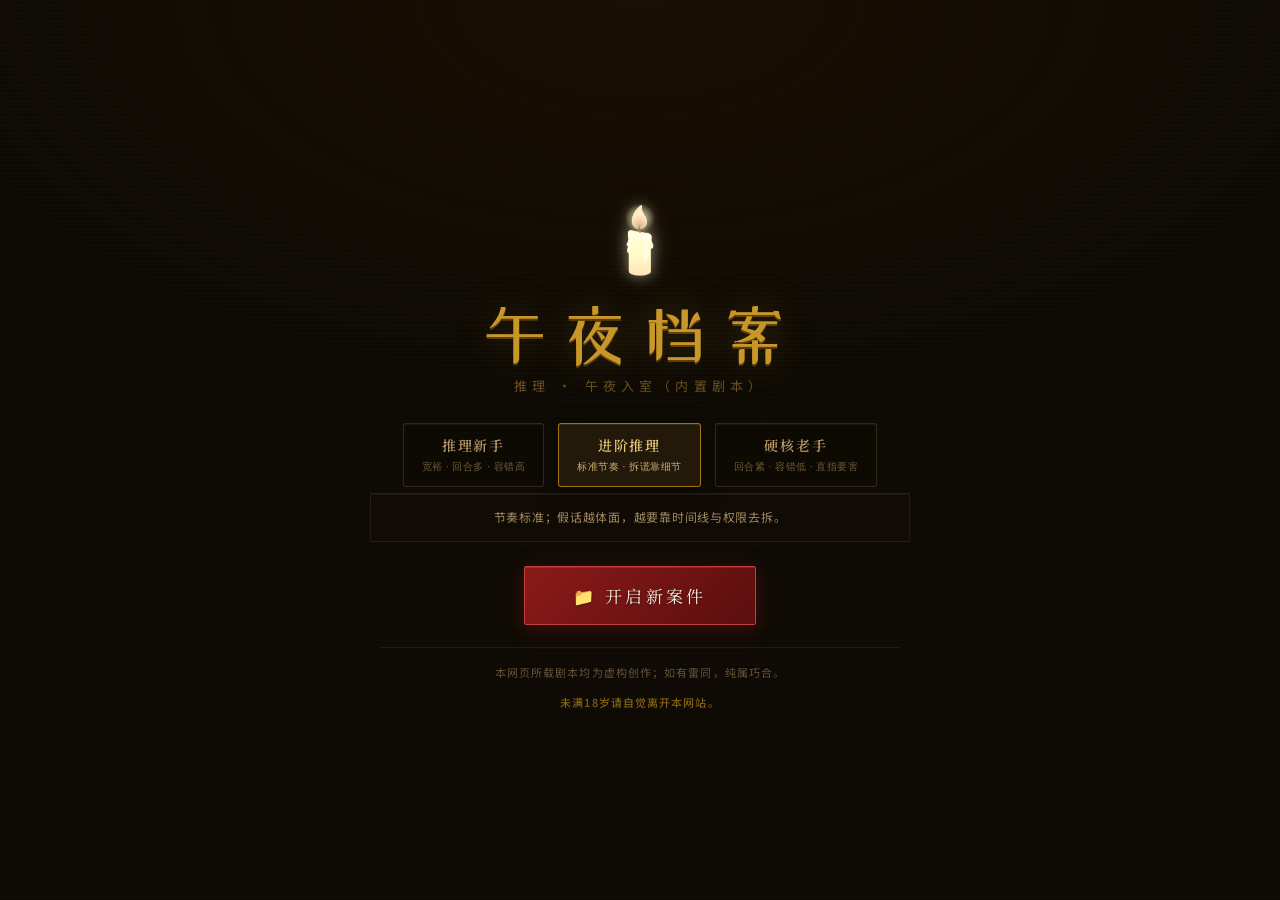
<file: index.html>
<!DOCTYPE html>
<html lang="zh">
<head>
  <meta charset="UTF-8" />
  <meta name="viewport" content="width=device-width, initial-scale=1.0" />
  <title>午夜档案 · 剧本杀</title>
  <link href="https://fonts.googleapis.com/css2?family=Noto+Serif+SC:wght@400;600;700&family=ZCOOL+XiaoWei&family=Noto+Sans+SC:wght@300;400;500&display=swap" rel="stylesheet">
  <link rel="stylesheet" href="./assets/app.css" />
</head>
<body>
  <div id="app">
    <div id="screen-title">
      <span class="title-emblem">🕯️</span>
      <div class="title-main">午夜档案</div>
      <div class="title-sub">推理 · 午夜入室（内置剧本）</div>
      <div class="difficulty-row">
        <button class="diff-btn" type="button" data-diff="easy">
          <span class="diff-btn-main">推理新手</span>
          <span class="diff-btn-sub">宽裕 · 回合多 · 容错高</span>
        </button>
        <button class="diff-btn active" type="button" data-diff="normal">
          <span class="diff-btn-main">进阶推理</span>
          <span class="diff-btn-sub">标准节奏 · 拆谎靠细节</span>
        </button>
        <button class="diff-btn" type="button" data-diff="hard">
          <span class="diff-btn-main">硬核老手</span>
          <span class="diff-btn-sub">回合紧 · 容错低 · 直指要害</span>
        </button>
      </div>
      <p class="diff-blurb" id="diff-blurb"></p>
      <button class="btn-start" id="btn-start">📁 开启新案件</button>
      <div class="title-disclaimer">
        <p>本网页所载剧本均为虚构创作；如有雷同，纯属巧合。</p>
        <p class="title-disclaimer-age">未满18岁请自觉离开本网站。</p>
      </div>
    </div>
  </div>

  <script type="module">
    import { DIFF_SETTINGS } from './assets/app.js';

    const state = {
      difficulty: 'normal',
      maxTurns: DIFF_SETTINGS.normal.turns
    };

    function setDiff(el, diff) {
      document.querySelectorAll('.diff-btn').forEach(b => b.classList.remove('active'));
      el.classList.add('active');
      state.difficulty = diff;
      state.maxTurns = DIFF_SETTINGS[diff].turns;
      localStorage.setItem('midnight_diff', diff);
      const blurb = document.getElementById('diff-blurb');
      if (blurb) blurb.textContent = DIFF_SETTINGS[diff]?.shortHint || '';
    }

    const saved = localStorage.getItem('midnight_diff');
    const diffKey = saved && DIFF_SETTINGS[saved] ? saved : 'normal';
    localStorage.setItem('midnight_diff', diffKey);
    const initBtn = document.querySelector(`.diff-btn[data-diff="${diffKey}"]`);
    if (initBtn) setDiff(initBtn, diffKey);

    document.querySelectorAll('.diff-btn').forEach(b => {
      b.addEventListener('click', () => setDiff(b, b.dataset.diff));
    });

    document.getElementById('btn-start').addEventListener('click', () => {
      const diff = localStorage.getItem('midnight_diff') || state.difficulty;
      const url = new URL('./select.html', window.location.href);
      url.searchParams.set('diff', diff);
      window.location.href = url.toString();
    });
  </script>
</body>
</html>
</file>
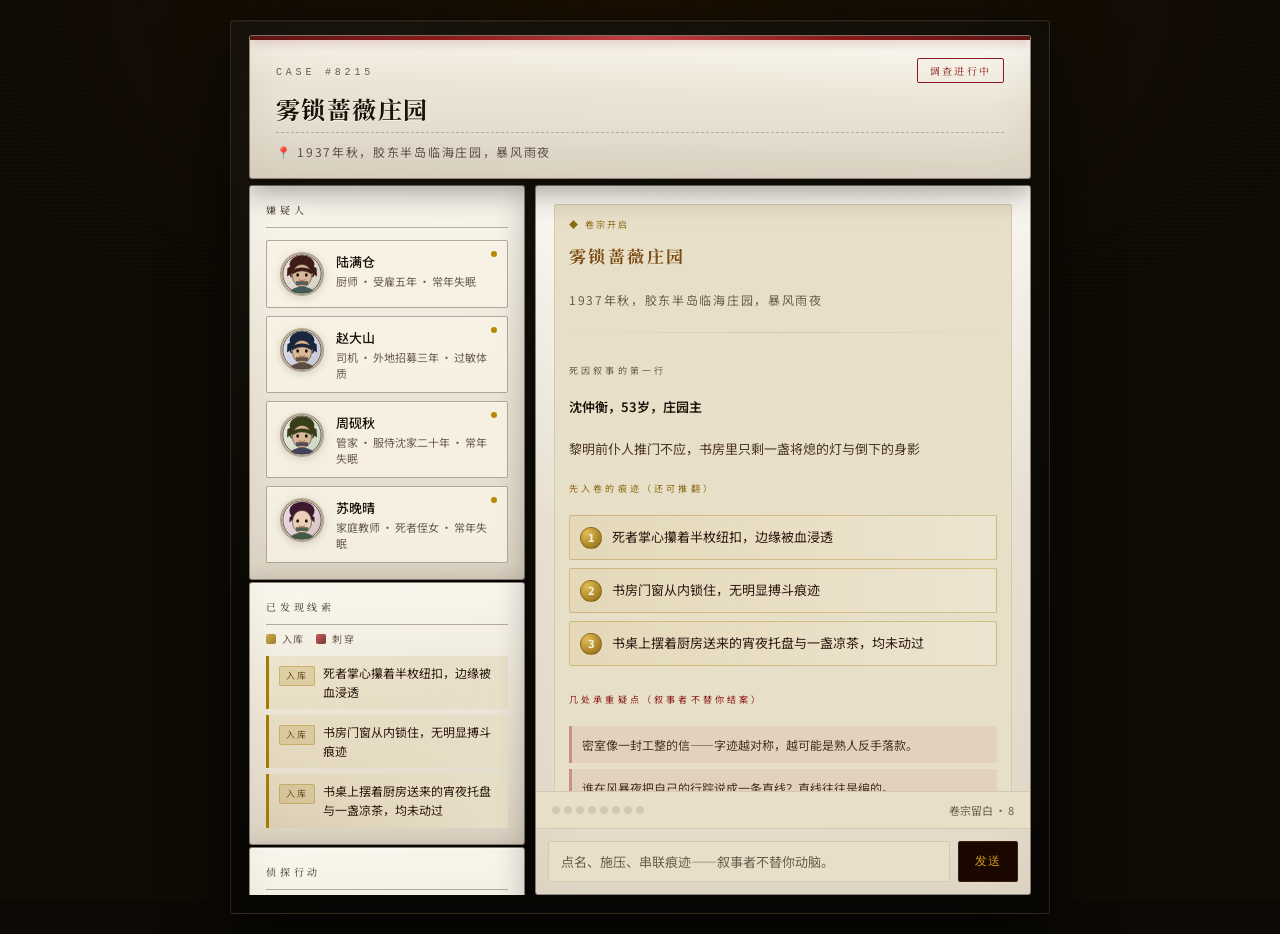
<file: game.html>
<!DOCTYPE html>
<html lang="zh">
<head>
  <meta charset="UTF-8">
  <meta name="viewport" content="width=device-width, initial-scale=1.0">
  <title>午夜档案 · 游戏</title>
  <link href="https://fonts.googleapis.com/css2?family=Noto+Serif+SC:wght@400;600;700&family=ZCOOL+XiaoWei&family=Noto+Sans+SC:wght@300;400;500&display=swap" rel="stylesheet">
  <link rel="stylesheet" href="./assets/app.css" />
  <style>
    /* Game screen styles (kept local to reduce shared CSS size) */
    #screen-loading {
      text-align: center;
      padding: 88px 24px;
      display: none;
      border: 1px solid rgba(74, 60, 42, 0.35);
      background: linear-gradient(180deg, rgba(30, 24, 16, 0.65) 0%, rgba(14, 11, 8, 0.9) 100%);
      box-shadow: inset 0 0 80px rgba(0, 0, 0, 0.35), inset 0 1px 0 rgba(240, 220, 180, 0.05);
      border-radius: 3px;
    }
    .loading-spinner { width: 48px; height: 48px; border: 2px solid #4a3828; border-top-color: #c8972a; border-radius: 50%; margin: 0 auto 24px; animation: spin 1s linear infinite; box-shadow: 0 0 20px rgba(200, 151, 42, 0.15); }
    .loading-text { color: #c4a878; font-size: 13px; letter-spacing: 0.28em; font-family: 'Noto Serif SC', serif; }
    .loading-flavor { color: #8a7658; font-size: 12px; margin-top: 14px; font-style: italic; letter-spacing: 0.12em; }
    @keyframes spin { to { transform: rotate(360deg); } }

    #screen-game {
      display: none;
      animation: fadeIn 0.8s ease;
      flex-direction: column;
      max-height: calc(100vh - 40px);
      min-height: 0;
      overflow: hidden;
    }
    .case-header {
      background: linear-gradient(182deg, #fcfaf4 0%, #ebe4d4 42%, #dfd6c6 100%);
      border: 1px solid rgba(52, 42, 30, 0.55);
      border-radius: 3px;
      padding: 22px 26px 18px;
      margin-bottom: 4px;
      position: sticky;
      top: 0;
      z-index: 50;
      flex-shrink: 0;
      box-shadow:
        inset 0 1px 0 rgba(255, 252, 245, 0.75),
        inset 0 -20px 50px rgba(40, 32, 22, 0.06),
        0 10px 32px rgba(0, 0, 0, 0.42),
        0 0 0 1px rgba(90, 26, 26, 0.12);
    }
    .case-header::before {
      content: '';
      position: absolute;
      top: 0;
      left: 0;
      right: 0;
      height: 4px;
      background: linear-gradient(90deg, #5c1414, #8b1a1a, #c04040, #8b1a1a, #5c1414);
      box-shadow: 0 2px 10px rgba(139, 26, 26, 0.35);
    }
    .case-meta { display: flex; align-items: baseline; justify-content: space-between; margin-bottom: 8px; }
    .case-number { font-size: 10px; letter-spacing: 0.38em; color: #5c5044; font-family: ui-monospace, monospace; opacity: 0.92; }
    .case-status { font-size: 10px; letter-spacing: 0.22em; padding: 4px 12px; border: 1px solid; border-radius: 2px; font-family: 'Noto Serif SC', serif; }
    .status-open { border-color: #8b1a1a; color: #8b1a1a; }
    .status-solved { border-color: #1a5c1a; color: #1a5c1a; }
    .case-title { font-family: 'Noto Serif SC', serif; font-size: 24px; color: var(--ink); font-weight: 700; margin-bottom: 6px; letter-spacing: 0.06em; text-shadow: 0 1px 0 rgba(255, 252, 245, 0.8); }
    .case-location { font-size: 12px; color: #5c5048; letter-spacing: 0.14em; border-top: 1px dashed rgba(90, 78, 62, 0.35); padding-top: 10px; margin-top: 4px; }

    .game-layout {
      display: grid;
      grid-template-columns: 280px 1fr;
      gap: 6px;
      flex: 1;
      min-height: 0;
      overflow: hidden;
      padding-top: 2px;
    }

    .sidebar .panel {
      background: linear-gradient(178deg, #faf7ee 0%, #eae3d4 55%, #dfd6c6 100%);
      border: 1px solid rgba(46, 38, 28, 0.52);
      box-shadow:
        inset 0 1px 0 rgba(255, 252, 244, 0.65),
        inset 0 -16px 36px rgba(50, 40, 28, 0.05),
        0 8px 24px rgba(0, 0, 0, 0.34);
      border-radius: 3px;
    }
    .sidebar .panel-title {
      font-family: 'Noto Serif SC', serif;
      font-size: 10px;
      letter-spacing: 0.38em;
      color: #3d3428;
      border-bottom-color: rgba(72, 60, 46, 0.38);
      padding-bottom: 10px;
    }
    .sidebar {
      display: flex;
      flex-direction: column;
      gap: 2px;
      min-height: 0;
      overflow-y: auto;
      overflow-x: hidden;
      align-self: stretch;
      padding-right: 4px;
    }
    .sidebar::-webkit-scrollbar { width: 4px; }
    .sidebar::-webkit-scrollbar-track { background: var(--aged); }
    .sidebar::-webkit-scrollbar-thumb { background: var(--fold); }
    .suspect-list { display: flex; flex-direction: column; gap: 8px; }
    .suspect-card {
      display: flex;
      align-items: flex-start;
      gap: 12px;
      padding: 11px 13px;
      background: rgba(248, 242, 228, 0.85);
      border: 1px solid rgba(72, 62, 48, 0.42);
      border-radius: 2px;
      cursor: pointer;
      transition: all 0.2s;
      position: relative;
      box-shadow: inset 0 1px 0 rgba(255, 252, 245, 0.5);
    }
    .suspect-avatar {
      flex: 0 0 auto;
      width: 44px;
      height: 44px;
      border-radius: 50%;
      object-fit: cover;
      border: 2px solid rgba(74, 56, 38, 0.35);
      box-shadow: 0 2px 8px rgba(0, 0, 0, 0.15);
      background: var(--aged);
    }
    .suspect-card-text {
      flex: 1;
      min-width: 0;
    }
    .suspect-avatar--placeholder {
      background: linear-gradient(135deg, var(--fold), var(--aged));
    }
    .suspect-card:hover { border-color: var(--gold); background: #ece4cc; }
    .suspect-name { font-size: 13px; font-weight: 500; color: var(--ink); margin-bottom: 2px; }
    .suspect-role { font-size: 11px; color: var(--muted); }
    .suspect-badge { position: absolute; top: 10px; right: 10px; width: 6px; height: 6px; border-radius: 50%; background: var(--gold); }

    .clue-legend { display: flex; gap: 12px; margin: -6px 0 10px; font-size: 10px; letter-spacing: 0.12em; color: var(--muted); }
    .leg { display: inline-flex; align-items: center; gap: 6px; }
    .leg::before { content: ''; width: 10px; height: 10px; border-radius: 2px; }
    .leg-arch::before { background: linear-gradient(135deg, #c9a227, #8b6914); opacity: 0.85; }
    .leg-deep::before { background: linear-gradient(135deg, #c04040, #5c1a1a); opacity: 0.85; }

    .clue-list { display: flex; flex-direction: column; gap: 6px; }
    .clue-item { font-size: 12px; color: var(--text); padding: 8px 10px 8px 10px; background: var(--aged); border-left: 3px solid var(--gold); line-height: 1.55; border-radius: 0 2px 2px 0; display: flex; gap: 8px; align-items: flex-start; }
    .clue-item.clue-empty { border-left-color: var(--fold); color: var(--muted); font-style: italic; display: block; }
    .clue-item.clue-baseline { border-left-color: #a67c00; background: linear-gradient(90deg, rgba(198,162,58,0.12), var(--aged)); }
    .clue-item.clue-breakthrough { border-left-color: var(--blood); background: linear-gradient(90deg, rgba(139,26,26,0.10), #f5ebe4); box-shadow: inset 0 0 0 1px rgba(139,26,26,0.12); }
    .clue-item.new { animation: slideIn 0.45s ease; }
    .clue-item.new.clue-breakthrough { animation: cluePulse 0.65s ease, slideIn 0.45s ease; }
    @keyframes slideIn { from { opacity: 0; transform: translateX(-8px); } to { opacity: 1; transform: translateX(0); } }
    @keyframes cluePulse { from { box-shadow: 0 0 0 0 rgba(139,26,26,0.35); } to { box-shadow: 0 0 0 6px rgba(139,26,26,0); } }
    .clue-tag { flex: 0 0 auto; font-size: 9px; letter-spacing: 0.2em; text-transform: uppercase; padding: 2px 6px; border-radius: 2px; margin-top: 2px; white-space: nowrap; }
    .clue-baseline .clue-tag { background: rgba(166,124,0,0.18); color: #6b5320; border: 1px solid rgba(166,124,0,0.35); }
    .clue-breakthrough .clue-tag { background: rgba(139,26,26,0.14); color: var(--blood); border: 1px solid rgba(139,26,26,0.28); font-weight: 600; }
    .clue-text { flex: 1; min-width: 0; }

    .action-list { display: flex; flex-direction: column; gap: 6px; }
    .action-btn { padding: 9px 12px; background: var(--aged); border: 1px solid var(--fold); color: var(--ink); font-size: 12px; text-align: left; cursor: pointer; border-radius: 2px; transition: all 0.2s; font-family: 'Noto Sans SC', sans-serif; display: flex; align-items: center; gap: 8px; }
    .action-btn:hover { border-color: var(--gold); background: #ece4cc; }
    .action-btn.danger:hover { border-color: var(--blood); background: #f0e0dc; color: var(--blood); }
    .action-btn .icon { font-size: 14px; opacity: 0.7; }

    .chat-panel {
      background:
        radial-gradient(130% 85% at 50% -10%, rgba(200, 151, 42, 0.09), transparent 52%),
        linear-gradient(178deg, #fcfbf7 0%, #ebe4d6 45%, #e2d9c8 100%);
      border: 1px solid rgba(46, 38, 28, 0.52);
      box-shadow:
        inset 0 1px 0 rgba(255, 252, 245, 0.75),
        inset 0 0 60px rgba(40, 32, 22, 0.04),
        0 12px 36px rgba(0, 0, 0, 0.38);
      border-radius: 3px;
      display: flex;
      flex-direction: column;
      min-height: 0;
      overflow: hidden;
    }
    .chat-messages {
      flex: 1;
      min-height: 0;
      overflow-y: auto;
      padding: 18px 18px 16px;
      display: flex;
      flex-direction: column;
      gap: 14px;
      background: linear-gradient(180deg, rgba(255, 252, 246, 0.35) 0%, transparent 120px);
    }
    .chat-messages::-webkit-scrollbar { width: 4px; }
    .chat-messages::-webkit-scrollbar-track { background: var(--aged); }
    .chat-messages::-webkit-scrollbar-thumb { background: var(--fold); }
    .msg { animation: slideIn 0.3s ease; }
    .msg-gm { background: var(--aged); border: 1px solid var(--fold); border-radius: 2px; padding: 12px 14px; font-size: 13px; line-height: 1.75; color: var(--text); position: relative; }
    .msg-gm::before { content: '◆ 叙事者'; display: block; font-size: 9px; letter-spacing: 0.25em; color: var(--muted); margin-bottom: 8px; }
    .msg-gm--opening::before { content: '◆ 卷宗开启'; color: #8b6914; }

    .gm-rich { display: flex; flex-direction: column; gap: 12px; }
    .gm-block { border-radius: 2px; padding: 10px 12px; border: 1px solid rgba(212,201,176,0.55); background: rgba(245,239,224,0.35); }
    .gm-block-inner { font-size: 13px; color: var(--text); }
    .gm-bookquote { color: #5c3d12; font-family: 'Noto Serif SC', serif; font-weight: 600; }

    .gm-block--scene { border-left: 3px solid #7a6040; background: linear-gradient(90deg, rgba(122,96,64,0.10), rgba(245,239,224,0.25)); font-style: italic; color: #4a3828; }
    .gm-block--interrogate { border-left: 3px solid var(--gold); background: linear-gradient(90deg, rgba(198,162,58,0.12), rgba(245,239,224,0.35)); }
    .gm-block--dialogue { border-left: 3px solid #9a7b2e; box-shadow: inset 4px 0 0 rgba(184,134,11,0.35); background: rgba(232,223,200,0.55); }
    .gm-block--key {
      border-left: 3px solid var(--blood);
      background: linear-gradient(90deg, rgba(139,26,26,0.08), rgba(245,239,224,0.45));
      box-shadow: inset 0 0 0 1px rgba(139,26,26,0.10);
    }
    .gm-block--key .gm-block-inner { font-weight: 600; color: #3a1810; }

    .gm-block--urgent {
      border: 1px solid rgba(139,26,26,0.45);
      background: radial-gradient(ellipse 120% 90% at 50% 0%, rgba(139,26,26,0.18), #1f1008);
      color: #e8dcc8;
      padding: 10px 12px;
    }
    .gm-urgent-tag { font-size: 9px; letter-spacing: 0.35em; color: #f0c8c0; margin-bottom: 8px; opacity: 0.95; }
    .gm-urgent-body { font-size: 13px; line-height: 1.85; color: #ebd9c8; }
    .gm-block--urgent .gm-bookquote { color: #f5d76e; }

    .gm-opening-banner {
      font-family: 'Noto Serif SC', serif;
      font-size: 17px;
      font-weight: 700;
      color: #7a4a10;
      letter-spacing: 0.14em;
      text-shadow: 0 1px 0 rgba(255,255,255,0.35);
    }
    .gm-opening-setting { margin-top: 6px; font-size: 12px; color: var(--muted); letter-spacing: 0.14em; }
    .gm-opening-divider { height: 1px; margin: 10px 0; background: linear-gradient(90deg, transparent, var(--fold), transparent); }
    .gm-opening-label { font-size: 9px; letter-spacing: 0.35em; color: var(--muted); margin: 8px 0 6px; text-transform: uppercase; }
    .gm-opening-label--clues { color: #8b6914; }
    .gm-opening-victim { font-size: 13px; font-weight: 600; color: var(--ink); }
    .gm-opening-discovery { margin-top: 6px; font-size: 13px; color: #4a3520; line-height: 1.85; }
    .gm-opening-clues { list-style: none; margin: 0; padding: 0; display: flex; flex-direction: column; gap: 8px; }
    .gm-opening-clues li {
      display: flex; gap: 10px; align-items: flex-start;
      padding: 10px 10px;
      border-radius: 2px;
      border: 1px solid rgba(166,124,0,0.35);
      background: linear-gradient(90deg, rgba(198,162,58,0.10), rgba(245,239,224,0.35));
    }
    .gm-clue-num {
      flex: 0 0 auto;
      width: 22px; height: 22px;
      border-radius: 50%;
      display: grid; place-items: center;
      font-size: 11px; font-weight: 800;
      color: #f5efe0;
      background: radial-gradient(circle at 30% 25%, #e2bc52, #8b6914);
      border: 1px solid rgba(90,58,0,0.35);
      margin-top: 1px;
    }
    .gm-opening-footer {
      margin-top: 10px;
      padding-top: 10px;
      border-top: 1px dashed rgba(212,201,176,0.9);
      font-size: 12px;
      color: var(--muted);
      letter-spacing: 0.06em;
    }
    .gm-opening-label--axes { color: var(--blood); margin-top: 14px; }
    .gm-opening-axes {
      list-style: none; margin: 0; padding: 0;
      display: flex; flex-direction: column; gap: 6px;
    }
    .gm-opening-axes li {
      font-size: 12px; line-height: 1.75; color: #4a3520;
      padding: 8px 10px;
      border-left: 3px solid rgba(139,26,26,0.35);
      background: rgba(139,26,26,0.06);
      border-radius: 0 2px 2px 0;
    }
    .msg-player { align-self: flex-end; background: #1a0d00; border: 1px solid #3a2a10; border-radius: 2px; padding: 10px 14px; font-size: 13px; line-height: 1.7; color: #c8972a; max-width: 80%; white-space: pre-wrap; }
    .msg-system { text-align: center; font-size: 11px; color: var(--muted); letter-spacing: 0.15em; padding: 4px 0; border-top: 0.5px dashed var(--fold); border-bottom: 0.5px dashed var(--fold); }

    .chat-input-area { border-top: 1px solid var(--fold); padding: 12px; display: flex; gap: 8px; }
    .chat-input { flex: 1; padding: 10px 12px; background: var(--aged); border: 1px solid var(--fold); border-radius: 2px; color: var(--ink); font-size: 13px; font-family: 'Noto Sans SC', sans-serif; outline: none; transition: border-color 0.2s; }
    .chat-input:focus { border-color: var(--gold); }
    .chat-input::placeholder { color: var(--muted); }
    .chat-send { padding: 10px 16px; background: #1a0800; border: 1px solid #3a2010; color: var(--gold-light); font-size: 12px; cursor: pointer; border-radius: 2px; transition: all 0.2s; letter-spacing: 0.1em; }
    .chat-send:hover { border-color: var(--gold); background: #2a1400; }
    .chat-send:disabled { opacity: 0.4; cursor: not-allowed; }

    .turns-bar { display: flex; align-items: center; gap: 4px; padding: 10px 16px; border-top: 1px solid var(--fold); background: var(--aged); }
    .turn-dot { width: 8px; height: 8px; border-radius: 50%; background: var(--fold); transition: background 0.3s; }
    .turn-dot.used { background: var(--gold); }
    .turns-label { margin-left: auto; font-size: 11px; color: var(--muted); }
    .turns-warning { color: var(--blood) !important; font-weight: 500; }

    #screen-result {
      display: none;
      flex-direction: column;
      max-height: calc(100vh - 48px);
      min-height: 0;
      overflow: hidden;
      padding: 0;
      background: linear-gradient(178deg, #faf8f2 0%, #e8e0d0 55%, #ddd4c2 100%);
      border: 1px solid rgba(52, 42, 30, 0.55);
      animation: fadeIn 0.8s ease;
      box-shadow:
        inset 0 1px 0 rgba(255, 252, 245, 0.85),
        inset 0 -30px 80px rgba(40, 32, 22, 0.06),
        0 16px 48px rgba(0, 0, 0, 0.5),
        0 0 0 1px rgba(90, 26, 26, 0.1);
      border-radius: 3px;
      position: relative;
    }
    .result-head-sticky {
      flex-shrink: 0;
      padding: 28px 36px 20px;
      background: linear-gradient(180deg, rgba(252, 249, 242, 0.97) 0%, rgba(236, 228, 212, 0.98) 100%);
      border-bottom: 1px solid rgba(72, 58, 42, 0.35);
      box-shadow: 0 10px 28px rgba(0, 0, 0, 0.08);
      z-index: 2;
    }
    .result-body-scroll {
      flex: 1;
      min-height: 0;
      overflow-y: auto;
      padding: 20px 36px 36px;
    }
    #screen-result::before {
      content: '';
      position: absolute;
      top: 0;
      left: 12%;
      right: 12%;
      height: 5px;
      background: linear-gradient(90deg, transparent, rgba(139, 26, 26, 0.55), transparent);
      opacity: 0.85;
      border-radius: 0 0 2px 2px;
      z-index: 3;
      pointer-events: none;
    }
    .result-verdict {
      font-family: 'ZCOOL XiaoWei', serif;
      font-size: clamp(28px, 5vw, 38px);
      margin-bottom: 6px;
      letter-spacing: 0.12em;
      text-shadow: 0 2px 18px rgba(0, 0, 0, 0.12);
    }
    .result-correct { color: #145018; text-shadow: 0 0 28px rgba(26, 92, 26, 0.22); }
    .result-wrong { color: var(--blood); text-shadow: 0 0 26px rgba(139, 26, 26, 0.25); }
    #result-accuracy p {
      font-family: 'Noto Serif SC', serif;
      letter-spacing: 0.06em;
    }
    .result-story {
      font-size: 14px;
      line-height: 2.05;
      color: #2c2018;
      margin: 0 0 20px;
      padding: 22px 24px;
      white-space: pre-wrap;
      background: linear-gradient(165deg, rgba(248, 242, 232, 0.95) 0%, rgba(232, 224, 208, 0.98) 100%);
      border: 1px solid rgba(74, 62, 48, 0.38);
      border-left: 4px solid var(--gold);
      box-shadow:
        inset 0 1px 0 rgba(255, 252, 245, 0.75),
        0 8px 26px rgba(0, 0, 0, 0.18);
      border-radius: 2px;
    }
    .result-stats { display: flex; gap: 24px; margin: 18px 0 0; flex-wrap: wrap; }
    .stat-item { text-align: center; min-width: 110px; padding: 10px 12px; background: rgba(255, 252, 245, 0.45); border: 1px solid rgba(74, 62, 48, 0.22); border-radius: 2px; }
    .stat-num { font-size: 28px; font-weight: 700; color: var(--ink); font-family: 'Noto Serif SC', serif; }
    .stat-label { font-size: 11px; color: var(--muted); letter-spacing: 0.18em; margin-top: 4px; }
    .btn-new-case {
      display: inline-block;
      margin-top: 28px;
      padding: 15px 44px;
      background: linear-gradient(180deg, #241810 0%, #140c08 100%);
      border: 1px solid #5a3a18;
      color: var(--gold-light);
      font-family: 'Noto Serif SC', serif;
      font-size: 15px;
      letter-spacing: 0.22em;
      cursor: pointer;
      border-radius: 3px;
      transition: all 0.2s;
      box-shadow: 0 8px 28px rgba(0, 0, 0, 0.45), inset 0 1px 0 rgba(255, 220, 160, 0.08);
    }
    .btn-new-case:hover { border-color: var(--gold); }

    #accusation-overlay { display: none; position: fixed; inset: 0; background: rgba(5, 2, 0, 0.85); z-index: 100; align-items: center; justify-content: center; padding: 20px; }
    #accusation-overlay.show { display: flex; }
    .accusation-modal { background: var(--paper); border: 1px solid var(--blood); border-top: 3px solid var(--blood); max-width: 460px; width: 100%; padding: 28px; animation: fadeIn 0.3s ease; }
    .accusation-title { font-family: 'Noto Serif SC', serif; font-size: 20px; color: var(--ink); margin-bottom: 6px; }
    .accusation-sub { font-size: 12px; color: var(--muted); margin-bottom: 20px; line-height: 1.6; }
    .form-label { font-size: 11px; letter-spacing: 0.2em; color: var(--muted); margin-bottom: 8px; display: block; }
    .suspect-radio-list { display: flex; flex-direction: column; gap: 8px; margin-bottom: 20px; }
    .suspect-radio {
      display: flex;
      align-items: center;
      gap: 12px;
      padding: 10px 12px;
      border: 1px solid var(--fold);
      background: var(--aged);
      cursor: pointer;
      border-radius: 2px;
      transition: all 0.2s;
    }
    .modal-suspect-avatar {
      flex: 0 0 auto;
      width: 36px;
      height: 36px;
      border-radius: 50%;
      object-fit: cover;
      border: 2px solid rgba(74, 56, 38, 0.3);
    }
    .suspect-radio:hover, .suspect-radio.checked { border-color: var(--blood); background: #f0e4e4; }
    .suspect-radio input { accent-color: var(--blood); }
    .reason-input { width: 100%; padding: 10px 12px; background: var(--aged); border: 1px solid var(--fold); border-radius: 2px; font-family: 'Noto Sans SC', sans-serif; font-size: 13px; color: var(--ink); resize: vertical; min-height: 80px; outline: none; margin-bottom: 20px; }
    .reason-input:focus { border-color: var(--gold); }
    .modal-btns { display: flex; gap: 10px; justify-content: flex-end; }
    .btn-cancel { padding: 10px 20px; background: transparent; border: 1px solid var(--fold); color: var(--muted); font-size: 13px; cursor: pointer; border-radius: 2px; }
    .btn-accuse { padding: 10px 24px; background: var(--blood); border: 1px solid #c04040; color: #f5efe0; font-size: 13px; cursor: pointer; border-radius: 2px; font-family: 'Noto Serif SC', serif; letter-spacing: 0.1em; }
    .btn-accuse:hover { background: #a02020; }

    @media (max-width: 600px) {
      .game-layout {
        grid-template-columns: 1fr;
        grid-template-rows: minmax(260px, 48vh) minmax(200px, 1fr);
      }
      .chat-panel { order: 1; min-height: 0; }
      .sidebar { order: 2; }
    }
  </style>
</head>
<body>
<div id="app">
  <div id="screen-loading">
    <div class="loading-spinner"></div>
    <div class="loading-text">墨色渗入卷宗...</div>
    <div class="loading-flavor" id="loading-flavor">翻阅陈年卷宗</div>
  </div>

  <div id="screen-game">
    <div class="case-header">
      <div class="case-meta">
        <span class="case-number" id="case-number">CASE #----</span>
        <span class="case-status status-open" id="case-status">调查进行中</span>
      </div>
      <div class="case-title" id="case-title">──</div>
      <div class="case-location" id="case-location">──</div>
    </div>

    <div class="game-layout">
      <div class="sidebar">
        <div class="panel">
          <div class="panel-title">嫌疑人</div>
          <div class="suspect-list" id="suspect-list"></div>
        </div>
        <div class="panel clue-panel">
          <div class="panel-title">已发现线索</div>
          <div class="clue-legend" aria-hidden="true"><span class="leg leg-arch">入库</span><span class="leg leg-deep">刺穿</span></div>
          <div class="clue-list" id="clue-list"><div class="clue-item clue-empty">尚未收集到线索</div></div>
        </div>
        <div class="panel">
          <div class="panel-title">侦探行动</div>
          <div class="action-list">
            <button class="action-btn" id="act-alibi"><span class="icon">🔎</span>查询不在场证明</button>
            <button class="action-btn" id="act-scene"><span class="icon">🏚️</span>勘察现场</button>
            <button class="action-btn" id="act-analysis"><span class="icon">📋</span>线索分析</button>
            <button class="action-btn danger" id="act-accuse"><span class="icon">⚖️</span>宣布逮捕！</button>
          </div>
        </div>
      </div>

      <div class="chat-panel">
        <div class="chat-messages" id="chat-messages"></div>
        <div class="turns-bar">
          <div id="turn-dots"></div>
          <span class="turns-label" id="turns-label"></span>
        </div>
        <div class="chat-input-area">
          <input class="chat-input" id="chat-input" placeholder="点名、施压、串联痕迹——叙事者不替你动脑。" maxlength="200">
          <button class="chat-send" id="send-btn">发送</button>
        </div>
      </div>
    </div>
  </div>

  <div id="screen-result">
    <div class="result-head-sticky">
      <div class="result-verdict" id="result-verdict"></div>
      <div id="result-accuracy"></div>
      <div class="result-stats">
        <div class="stat-item">
          <div class="stat-num" id="stat-turns">0</div>
          <div class="stat-label">提问次数</div>
        </div>
        <div class="stat-item">
          <div class="stat-num" id="stat-clues">0</div>
          <div class="stat-label">发现线索</div>
        </div>
      </div>
    </div>
    <div class="result-body-scroll">
      <div class="result-story" id="result-story"></div>
      <button class="btn-new-case" id="btn-new-case">🗂️ 返回剧本选择</button>
    </div>
  </div>
</div>

<div id="accusation-overlay">
  <div class="accusation-modal">
    <div class="accusation-title">发出逮捕令</div>
    <div class="accusation-sub">逮捕令落下就没有橡皮擦。确信你能把自己的推断钉进物证与时间线。</div>
    <label class="form-label">你认为谁是凶手？</label>
    <div class="suspect-radio-list" id="modal-suspects"></div>
    <label class="form-label">你的推理依据</label>
    <textarea class="reason-input" id="accusation-reason" placeholder="说明动机、机会与证据..."></textarea>
    <div class="modal-btns">
      <button class="btn-cancel" id="btn-cancel-accuse">再想想</button>
      <button class="btn-accuse" id="btn-submit-accuse">🔒 宣布逮捕</button>
    </div>
  </div>
</div>

<script type="module">
  import { DIFF_SETTINGS, makeRng, pick, shuffleInPlace } from './assets/app.js';
  import { generateScriptCase, SCRIPT_CATALOG, resolveVerdictEpilogue } from './assets/cases.js';

  const loadingFlavors = [
    '有人在纸上改过一行供词……',
    '门锁说谎时，尘土往往是真话。',
    '墨迹未干的不只是时辰，还有动机。',
    '暗处的指纹比你更早到场。',
    '把尖叫翻译成时间线。',
    '谁在复述别人的惊慌？'
  ];

  const url = new URL(window.location.href);
  const scriptId = url.searchParams.get('script') || 'rose_manor';
  const diff = url.searchParams.get('diff') || localStorage.getItem('midnight_diff') || 'normal';
  const seed = Number(url.searchParams.get('seed') || String(Math.floor(Math.random() * 1e9)));
  const rng = makeRng(seed);

  const gameState = {
    caseData: null,
    history: [],
    clues: [],
    turns: 0,
    maxTurns: DIFF_SETTINGS[diff]?.turns || DIFF_SETTINGS.normal.turns,
    difficulty: diff,
    caseNum: Math.floor(rng() * 9000) + 1000,
    hiddenRevealCursor: 0
  };

  function escapeHtml(s) {
    return String(s)
      .replace(/&/g, '&amp;')
      .replace(/</g, '&lt;')
      .replace(/>/g, '&gt;')
      .replace(/"/g, '&quot;');
  }

  function nlToBr(html) {
    return html.split('\n').join('<br>');
  }

  /** 对已 escape 的正文再包裹对白引号（中文直角引号优先） */
  function dialogueHighlightEscaped(escaped) {
    let out = escaped.replace(/「([^」]*)」/g, '<span class="gm-bookquote">「$1」</span>');
    out = out.replace(/“([^”]*)”/g, '<span class="gm-bookquote">“$1”</span>');
    return out;
  }

  function urgencyLine() {
    const meta = SCRIPT_CATALOG.find(s => s.id === scriptId);
    const genre = meta?.genre || '';
    const tails = [
      '下一轮讯问要是还飘在表面上，叙事者也只能看着你沉没。',
      '留白的页边不多——要把力气花在刀刃口供与细节上。',
      '你再绕着圈子寒暄，真相会选择跟别人走。',
      '时钟不讲情面：这一刻你要钉死矛盾，而不是讲故事。'
    ];
    const tail = tails[Math.floor(rng() * tails.length)];
    if (scriptId === 'highspeed_train' || genre === '封闭空间') {
      return `隧道尽头的灯光一晃；有人在看你还剩几步能把连接处对齐。${tail}`;
    }
    if (genre === '孤岛风暴') {
      return `海浪替外墙计数；断电余韵里只剩下谁在说谎值得一撕。${tail}`;
    }
    if (genre === '都市推理') {
      return `霓虹背面有的是冷眼旁观——城里不缺聪明人，缺的是敢于点名的人。${tail}`;
    }
    if (genre === '古风疑案') {
      return `香火不肯往上飘的那一瞬，祠堂里最体面的往往是伪装。${tail}`;
    }
    if (genre === '民国悬疑') {
      return `戏台下的锣鼓停了半拍——谁在台面下面换气，你心里得有名单。${tail}`;
    }
    if (genre === '居家伦理') {
      return `门锁一声半拍玄关的回音——熟人作案最怕你把客气当真。${tail}`;
    }
    if (genre === '仙侠诡事') {
      return `剑气散尽后的寂静比雷声更难说谎——谁在灵气乱流里动了手脚？${tail}`;
    }
    if (genre === '校园推理') {
      return `晚自习的灯光只剩走廊回声——谁在门禁与时间戳之间留了后门？${tail}`;
    }
    if (genre === '职场推理') {
      return `电梯井的风往上灌——谁在打卡记录与权限日志之间替你签了字？${tail}`;
    }
    if (genre === '科幻悬疑') {
      return `休眠舱误差三秒就够改写供述——系统在记账，谁在改写账本？${tail}`;
    }
    return `风雨贴着屋檐作响——雷声盖住过什么，你心里得有数。${tail}`;
  }

  function tenseSuffix(tense) {
    return tense ? `\n\n【时限逼近】\n${tense}` : '';
  }

  function classifyGmParagraph(raw) {
    const p = raw.trim();
    const escaped = escapeHtml(p);
    const cls = ['gm-block'];

    if (/你与.+当面对质/.test(p) || /^你与.+（/.test(p)) cls.push('gm-block--interrogate');
    else if (/「/.test(p) || /“/.test(p)) cls.push('gm-block--dialogue');

    if (
      /暴风雨|雷雨|海浪|隧道|断电|钟声|雨声|走廊|配电室|车厢|霓虹|香火/.test(p) &&
      !/^你与/.test(p)
    ) {
      cls.push('gm-block--scene');
    }

    const keyHints =
      /谁在时间线上说谎|谁在时辰上说谎|谁在说谎|最值得加压|最值得怀疑|谁在时间点上说谎|谁在口径上说谎|谁在撒谎|直指要害|榫卯对齐|刀刃口供|承重疑点|沉没|对齐/;
    if (keyHints.test(p)) cls.push('gm-block--key');

    return { cls: cls.join(' '), htmlInner: nlToBr(dialogueHighlightEscaped(escaped)) };
  }

  function renderGmRich(root, text) {
    root.innerHTML = '';
    const parts = String(text)
      .split(/\n\n+/)
      .map(x => x.trim())
      .filter(Boolean);

    for (const part of parts) {
      if (/【时限逼近】/.test(part)) {
        const inner = part.replace(/^【时限逼近】[\s\n]*/m, '').trim();
        const div = document.createElement('div');
        div.className = 'gm-block gm-block--urgent';
        div.innerHTML =
          '<div class="gm-urgent-tag">时限逼近</div><div class="gm-urgent-body">' +
          nlToBr(dialogueHighlightEscaped(escapeHtml(inner))) +
          '</div>';
        root.appendChild(div);
        continue;
      }

      const info = classifyGmParagraph(part);
      const div = document.createElement('div');
      div.className = info.cls;
      div.innerHTML = '<div class="gm-block-inner">' + info.htmlInner + '</div>';
      root.appendChild(div);
    }
  }

  function addGmOpening(data) {
    const container = $('chat-messages');
    const wrap = document.createElement('div');
    wrap.className = 'msg msg-gm msg-gm--opening';

    const cluesHtml = data.initial_clues
      .map(
        (c, i) =>
          `<li><span class="gm-clue-num">${i + 1}</span><span>${escapeHtml(c)}</span></li>`
      )
      .join('');

    const axesHtml =
      Array.isArray(data.deduction_focus) && data.deduction_focus.length > 0
        ? `<div class="gm-opening-label gm-opening-label--axes">几处承重疑点（叙事者不替你结案）</div><ul class="gm-opening-axes">${data.deduction_focus.map((a) => `<li>${escapeHtml(a)}</li>`).join('')}</ul>`
        : '';

    wrap.innerHTML =
      `<div class="gm-rich gm-opening">
        <div class="gm-opening-banner">${escapeHtml(data.title)}</div>
        <div class="gm-opening-setting">${escapeHtml(data.setting)}</div>
        <div class="gm-opening-divider"></div>
        <div class="gm-opening-label">死因叙事的第一行</div>
        <div class="gm-opening-victim">${escapeHtml(`${data.victim.name}，${data.victim.age}岁，${data.victim.occupation}`)}</div>
        <div class="gm-opening-discovery">${escapeHtml(data.victim.discovery)}</div>
        <div class="gm-opening-label gm-opening-label--clues">先入卷的痕迹（还可推翻）</div>
        <ul class="gm-opening-clues">${cluesHtml}</ul>
        ${axesHtml}
        <div class="gm-opening-footer">${escapeHtml(`在场 ${data.suspects.length} 人各怀心事；卷宗留白 ${gameState.maxTurns} 纸——用尽之前，别把草率当成决断。`)}</div>
      </div>`;

    container.appendChild(wrap);
    container.scrollTop = container.scrollHeight;
  }

  function $(id) { return document.getElementById(id); }
  function show(id) {
    ['screen-loading','screen-game','screen-result'].forEach(s => {
      const el = $(s);
      if (!el) return;
      if (s === id) {
        el.style.display = id === 'screen-game' || id === 'screen-result' ? 'flex' : 'block';
      } else {
        el.style.display = 'none';
      }
    });
  }

  function addMessage(type, text) {
    const container = $('chat-messages');
    const div = document.createElement('div');
    div.className = 'msg';
    if (type === 'gm') {
      div.className += ' msg-gm';
      const inner = document.createElement('div');
      inner.className = 'gm-rich';
      renderGmRich(inner, text);
      div.appendChild(inner);
    }
    if (type === 'player') {
      div.className += ' msg-player';
      div.textContent = text;
    }
    if (type === 'system') {
      div.className += ' msg-system';
      div.textContent = text;
    }
    container.appendChild(div);
    container.scrollTop = container.scrollHeight;
  }

  function updateClues() {
    const cl = $('clue-list');
    cl.innerHTML = '';
    if (gameState.clues.length === 0) {
      cl.innerHTML = '<div class="clue-item clue-empty">尚未收集到线索</div>';
      return;
    }
    const initialLen = gameState.caseData?.initial_clues?.length ?? 0;
    gameState.clues.forEach((c, i) => {
      const div = document.createElement('div');
      const isBaseline = i < initialLen;
      div.className = 'clue-item';
      if (isBaseline) div.classList.add('clue-baseline');
      else div.classList.add('clue-breakthrough');
      if (i >= gameState.clues.length - 1 && gameState.turns > 0) div.classList.add('new');

      const tag = document.createElement('span');
      tag.className = 'clue-tag';
      tag.textContent = isBaseline ? '入库' : '刺穿';

      const txt = document.createElement('span');
      txt.className = 'clue-text';
      txt.textContent = c;

      div.appendChild(tag);
      div.appendChild(txt);
      cl.appendChild(div);
    });
  }

  function updateTurnUI() {
    const max = gameState.maxTurns;
    const used = gameState.turns;
    const dots = $('turn-dots');
    dots.innerHTML = '';
    dots.style.display = 'flex';
    dots.style.gap = '4px';
    for (let i = 0; i < max; i++) {
      const d = document.createElement('div');
      d.className = 'turn-dot' + (i < used ? ' used' : '');
      dots.appendChild(d);
    }
    const remaining = max - used;
    const label = $('turns-label');
    label.textContent = remaining <= 0 ? '卷宗封口' : `卷宗留白 · ${remaining}`;
    label.classList.toggle('turns-warning', remaining <= 2);
  }

  function initGameUI(data) {
    $('case-number').textContent = `CASE #${gameState.caseNum}`;
    $('case-title').textContent = data.title;
    $('case-location').textContent = `📍 ${data.setting}`;

    const sl = $('suspect-list');
    sl.innerHTML = '';
    data.suspects.forEach((s) => {
      const div = document.createElement('div');
      div.className = 'suspect-card';
      const pic = s.avatar_url
        ? `<img class="suspect-avatar" src="${String(s.avatar_url).replace(/"/g, '')}" width="44" height="44" alt="" />`
        : `<div class="suspect-avatar suspect-avatar--placeholder" aria-hidden="true"></div>`;
      div.innerHTML = `${pic}<div class="suspect-card-text"><div class="suspect-name">${escapeHtml(s.name)}</div><div class="suspect-role">${escapeHtml(`${s.role} · ${s.relation}`)}</div></div><div class="suspect-badge"></div>`;
      div.addEventListener('click', () => quickAction(`我想询问${s.name}关于案发当晚的情况`));
      sl.appendChild(div);
    });

    updateClues();
    updateTurnUI();

    addGmOpening(data);
  }

  function rosterNames(data) {
    return data.suspects.map(s => `${s.name}（${s.role}）`).join('、');
  }

  function scriptedGmReply(userMsg) {
    const data = gameState.caseData;
    const remaining = gameState.maxTurns - gameState.turns;
    const tense = remaining <= 1 ? urgencyLine() : '';

    for (const s of data.suspects) {
      if (userMsg.includes(s.name)) {
        let reply = `你与${s.name}（${s.role}）当面对质。对方称自己当晚「${s.alibi}」。言谈间曝出：${s.surface_motive}。`;
        if (s.is_killer) {
          reply += pick(rng, [
            ' 对方语调平滑得像背书：「我没靠近过核心区。」偏偏措辞过于完整——像在盖住必经的流程。',
            ' 回答速度快得不自然：「我一直在岗位上。」你却注意到他把指尖下意识地藏进口袋。',
            ' 「冤枉。」两个字落得急促又工整——那一瞬间眼睑颤得像怕被看穿职业习惯与手感记忆。'
          ]);
        } else {
          reply += ' ' + pick(rng, [
            `再三追问下，对方含糊提到心事：${s.secret}。`,
            `你捕捉到对方话里的裂缝：${s.secret}。`,
            `对方越解释越急，最后只剩一句遮掩：${s.secret}。`
          ]);
        }
        return reply + tenseSuffix(tense);
      }
    }

    if (/不在场|证明|审讯/.test(userMsg)) {
      return (
        `${rosterNames(data)}——各人台词排练得像合唱，却把独奏的空档藏在缝里。点名一个，撕开独处窗口；再问谁能触碰那条看不见的权限链条。` +
        tenseSuffix(tense)
      );
    }
    if (/现场|勘察|物证|检查/.test(userMsg)) {
      const hook =
        (data.initial_clues && data.initial_clues[0]) ||
        data.victim.discovery ||
        data.setting ||
        '';
      return (
        `你把鼻尖贴近那一行痕迹：「${hook.slice(0, 140)}${hook.length > 140 ? '…' : ''}」。物证不讲人情，它只问你——哪一种岗位职责能把这门锁、这道尘土、这点体液说成同一种结局？` +
        tenseSuffix(tense)
      );
    }
    if (/线索|分析|可疑|推断/.test(userMsg)) {
      const axes = (data.deduction_focus || []).slice(0, 5);
      const axisStr =
        axes.length > 0 ? axes.join(' · ') : '动机被逼到墙角的那一刻 · 谁的手里有钥匙';
      return (
        `别急着编故事——先把疑点砌成承重墙：${axisStr}。谁在说「我不会」时装得最熟练？谁又恰好掌握那条你没见过的手艺？深挖落下的一锤，要对准榫口。` +
        tenseSuffix(tense)
      );
    }

    const scriptTitle = SCRIPT_CATALOG.find(s => s.id === scriptId)?.title || data.title;
    return (
      `《${scriptTitle}》这本卷宗从不笔直——你若停在寒暄层，它就会把你晾在半空。点名，施压，逼出一声走调的回音。` +
      tenseSuffix(tense)
    );
  }

  function shouldTriggerClue(userMsg) {
    const msg = (userMsg || '').trim();
    if (!msg) return false;
    const strong =
      /(纽扣|钥匙|配电|留声机|车票|广播|隧道|药|针|注射|砷|毒|紫外|RFID|温控|冷链|家谱|剃刀|针刺|绳索|密室|煤油|松节油|乙醚|画布|门禁|监控|时间线|不在场|动机|凶器|现场|尸体|血|纤维|工具|螺丝|手套|指纹)/;
    if (strong.test(msg)) return true;
    const data = gameState.caseData;
    if (data?.suspects?.some(s => msg.includes(s.name))) return true;
    return false;
  }

  function attachHiddenClueIfDue(userMsg, reply) {
    const data = gameState.caseData;
    const idx = gameState.hiddenRevealCursor;
    if (!data?.hidden_clues || idx >= data.hidden_clues.length) return reply;

    const trigger = shouldTriggerClue(userMsg);
    const pacing = gameState.turns >= 2 && gameState.turns % 3 === 0; // 保底节奏
    if (!trigger && !pacing) return reply;

    const clue = data.hidden_clues[idx];
    gameState.hiddenRevealCursor = idx + 1;
    return reply + '\n\n【新线索：' + clue + '】';
  }

  async function queryGM(userMsg) {
    if (gameState.turns >= gameState.maxTurns) return;
    gameState.turns++;
    updateTurnUI();

    const btn = $('send-btn');
    btn.disabled = true;
    $('chat-input').disabled = true;

    await new Promise(r => setTimeout(r, 220));
    let reply = scriptedGmReply(userMsg);
    reply = attachHiddenClueIfDue(userMsg, reply);

    const clueMatch = reply.match(/【新线索：(.+?)】/);
    if (clueMatch) {
      gameState.clues.push(clueMatch[1]);
      reply = reply.replace(/【新线索：.+?】/, '').trim();
      updateClues();
    }

    gameState.history.push({ role: 'user', content: userMsg });
    gameState.history.push({ role: 'assistant', content: reply });

    addMessage('gm', reply);

    if (gameState.turns >= gameState.maxTurns) {
      setTimeout(() => {
        addMessage('system', '卷宗留白用尽——要么结案，要么带着错觉沉没。');
        openAccusation();
      }, 900);
    }

    btn.disabled = false;
    $('chat-input').disabled = false;
    $('chat-input').focus();
  }

  function sendMessage(text) {
    const input = $('chat-input');
    const msg = (text || input.value || '').trim();
    if (!msg || gameState.turns >= gameState.maxTurns) return;
    input.value = '';
    addMessage('player', msg);
    queryGM(msg);
  }

  function quickAction(action) { sendMessage(action); }

  function openAccusation() {
    const suspects = gameState.caseData.suspects;
    const list = $('modal-suspects');
    list.innerHTML = '';
    suspects.forEach((s, i) => {
      const label = document.createElement('label');
      label.className = 'suspect-radio';
      const pic = s.avatar_url
        ? `<img class="modal-suspect-avatar" src="${String(s.avatar_url).replace(/"/g, '')}" width="36" height="36" alt="" />`
        : '';
      label.innerHTML = `<input type="radio" name="suspect" value="${i}">${pic}<div><div style="font-size:13px;font-weight:500;color:var(--ink)">${escapeHtml(s.name)}</div><div style="font-size:11px;color:var(--muted)">${escapeHtml(s.role)}</div></div>`;
      label.addEventListener('click', () => {
        document.querySelectorAll('.suspect-radio').forEach(r => r.classList.remove('checked'));
        label.classList.add('checked');
      });
      list.appendChild(label);
    });
    $('accusation-overlay').classList.add('show');
  }

  function closeAccusation() {
    $('accusation-overlay').classList.remove('show');
  }

  function submitAccusation() {
    const selected = document.querySelector('input[name="suspect"]:checked');
    if (!selected) { alert('请选择一名嫌疑人'); return; }

    const suspectIdx = parseInt(selected.value, 10);
    const correct = suspectIdx === gameState.caseData.killer_index;

    closeAccusation();
    $('case-status').textContent = '已结案';
    $('case-status').className = 'case-status status-solved';
    addMessage('system', `——— 宣布逮捕：${gameState.caseData.suspects[suspectIdx].name} ———`);

    setTimeout(() => {
      const data = gameState.caseData;
      const killer = data.suspects[data.killer_index];
      $('result-verdict').textContent = correct ? '✓ 真相大白' : '✗ 冤枉好人';
      $('result-verdict').className = 'result-verdict ' + (correct ? 'result-correct' : 'result-wrong');
      $('result-accuracy').innerHTML = correct
        ? `<p style="color:#1a5c1a;font-size:14px;margin-bottom:12px">你逮捕了真正的凶手：<strong>${killer.name}</strong></p>`
        : `<p style="color:#8b1a1a;font-size:14px;margin-bottom:12px">真正的凶手是 <strong>${killer.name}</strong>，你指控了错误的人。</p>`;
      const epilogue = resolveVerdictEpilogue(data, { correct, accusedIndex: suspectIdx });
      $('result-story').textContent = [
        '—— 结案余波 ——',
        epilogue,
        '',
        '—— 卷宗复盘 ——',
        data.full_truth,
        '',
        '动机：' + data.motive_truth
      ].join('\n');
      $('stat-turns').textContent = String(gameState.turns);
      $('stat-clues').textContent = String(gameState.clues.length);

      show('screen-result');
    }, 800);
  }

  function startGame() {
    show('screen-loading');
    let fi = 0;
    const flavorInterval = setInterval(() => {
      $('loading-flavor').textContent = loadingFlavors[fi++ % loadingFlavors.length];
    }, 350);

    setTimeout(() => {
      clearInterval(flavorInterval);
      const data = generateScriptCase(scriptId, rng, diff);
      gameState.caseData = data;
      gameState.clues = [...data.initial_clues];
      gameState.turns = 0;
      gameState.hiddenRevealCursor = 0;
      initGameUI(data);
      show('screen-game');
    }, 650);
  }

  // Bind UI
  $('send-btn').addEventListener('click', () => sendMessage());
  $('chat-input').addEventListener('keydown', (e) => { if (e.key === 'Enter') sendMessage(); });
  $('act-alibi').addEventListener('click', () => quickAction('审讯所有嫌疑人，了解案发时各自的不在场证明'));
  $('act-scene').addEventListener('click', () => quickAction('检查案发现场，描述你发现的物证和异常情况'));
  $('act-analysis').addEventListener('click', () => quickAction('分析目前的线索，告诉我最可疑的地方'));
  $('act-accuse').addEventListener('click', () => openAccusation());
  $('btn-cancel-accuse').addEventListener('click', () => closeAccusation());
  $('btn-submit-accuse').addEventListener('click', () => submitAccusation());
  $('btn-new-case').addEventListener('click', () => {
    const to = new URL('./select.html', window.location.href);
    to.searchParams.set('diff', diff);
    window.location.href = to.toString();
  });

  startGame();
</script>
</body>
</html>
</file>
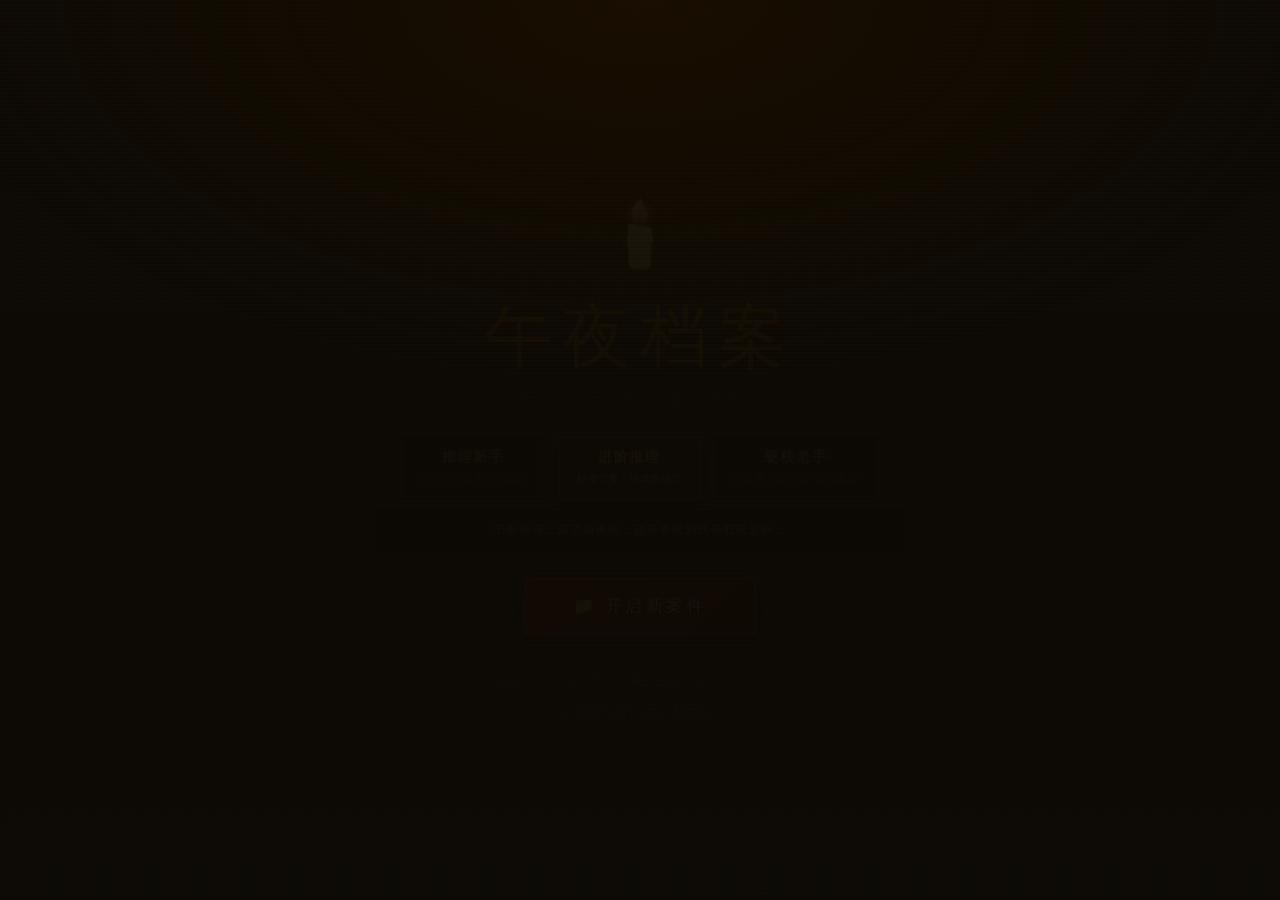
<file: mystery_game.html>
<!DOCTYPE html>
<html lang="zh">
<head>
<meta charset="UTF-8">
<meta name="viewport" content="width=device-width, initial-scale=1.0">
<title>午夜档案 · 入口</title>
<meta http-equiv="refresh" content="0; url=./index.html">
<style>
  :root {
    --ink: #1a1208;
    --paper: #f5efe0;
    --aged: #e8dfc8;
    --fold: #d4c9b0;
    --blood: #8b1a1a;
    --gold: #b8860b;
    --gold-light: #d4a017;
    --shadow: rgba(26,18,8,0.15);
    --text: #2c1810;
    --muted: #6b5c4e;
    --accent: #5c1a1a;
  }
  * { box-sizing: border-box; margin: 0; padding: 0; }
  body {
    font-family: 'Noto Sans SC', sans-serif;
    background: #0d0a05;
    min-height: 100vh;
    display: flex;
    align-items: center;
    justify-content: center;
    padding: 20px;
  }
  body::before {
    content: '';
    position: fixed;
    inset: 0;
    background: 
      radial-gradient(ellipse 80% 60% at 50% 0%, #1a0f02 0%, transparent 70%),
      repeating-linear-gradient(0deg, transparent, transparent 2px, rgba(255,200,50,0.01) 2px, rgba(255,200,50,0.01) 4px);
    pointer-events: none;
    z-index: 0;
  }

  #app { position: relative; z-index: 1; width: 100%; max-width: 820px; }

  /* ── TITLE SCREEN ── */
  #screen-title {
    text-align: center;
    padding: 60px 20px;
    animation: fadeIn 1.2s ease;
  }
  .title-emblem {
    font-size: 64px;
    display: block;
    margin-bottom: 20px;
    filter: sepia(1) hue-rotate(350deg);
  }
  .title-main {
    font-family: 'ZCOOL XiaoWei', serif;
    font-size: clamp(40px, 8vw, 68px);
    color: #c8972a;
    letter-spacing: 0.15em;
    text-shadow: 0 0 40px rgba(200,151,42,0.3), 0 2px 0 #5a3a00;
    margin-bottom: 8px;
  }
  .title-sub {
    font-size: 13px;
    letter-spacing: 0.4em;
    color: #6b5020;
    text-transform: uppercase;
    margin-bottom: 50px;
  }
  .title-desc {
    max-width: 420px;
    margin: 0 auto 50px;
    color: #7a6040;
    font-size: 14px;
    line-height: 1.9;
  }
  .btn-start {
    display: inline-block;
    padding: 16px 48px;
    background: linear-gradient(135deg, #8b1a1a, #5c0e0e);
    color: #f5efe0;
    font-family: 'Noto Serif SC', serif;
    font-size: 17px;
    letter-spacing: 0.2em;
    border: 1px solid #c04040;
    border-radius: 2px;
    cursor: pointer;
    transition: all 0.3s;
    position: relative;
    text-shadow: 0 1px 2px rgba(0,0,0,0.5);
    box-shadow: 0 4px 20px rgba(139,26,26,0.4), inset 0 1px 0 rgba(255,255,255,0.1);
  }
  .btn-start:hover {
    transform: translateY(-2px);
    box-shadow: 0 8px 30px rgba(139,26,26,0.6), inset 0 1px 0 rgba(255,255,255,0.15);
  }
  .btn-start:active { transform: translateY(0); }
  .difficulty-row {
    display: flex; gap: 12px; justify-content: center; margin-bottom: 40px;
  }
  .diff-btn {
    padding: 8px 20px;
    background: transparent;
    border: 1px solid #3a2a10;
    color: #6b5020;
    font-size: 12px;
    letter-spacing: 0.15em;
    cursor: pointer;
    border-radius: 2px;
    transition: all 0.2s;
  }
  .diff-btn.active, .diff-btn:hover {
    border-color: #b8860b;
    color: #c8972a;
    background: rgba(184,134,11,0.08);
  }

  /* ── LOADING ── */
  #screen-loading {
    text-align: center;
    padding: 80px 20px;
    display: none;
  }
  .loading-spinner {
    width: 48px; height: 48px;
    border: 2px solid #3a2a10;
    border-top-color: #c8972a;
    border-radius: 50%;
    margin: 0 auto 24px;
    animation: spin 1s linear infinite;
  }
  .loading-text { color: #6b5020; font-size: 13px; letter-spacing: 0.2em; }
  .loading-flavor {
    color: #4a3520;
    font-size: 12px;
    margin-top: 12px;
    font-style: italic;
  }
  @keyframes spin { to { transform: rotate(360deg); } }

  /* ── GAME SCREEN ── */
  #screen-game {
    display: none;
    animation: fadeIn 0.8s ease;
  }

  /* Case File Header */
  .case-header {
    background: var(--paper);
    border: 1px solid var(--fold);
    border-radius: 2px;
    padding: 20px 24px 16px;
    margin-bottom: 2px;
    position: relative;
    box-shadow: 0 4px 16px rgba(0,0,0,0.4);
  }
  .case-header::before {
    content: '';
    position: absolute;
    top: 0; left: 0; right: 0;
    height: 3px;
    background: linear-gradient(90deg, #8b1a1a, #c04040, #8b1a1a);
  }
  .case-meta {
    display: flex;
    align-items: baseline;
    justify-content: space-between;
    margin-bottom: 8px;
  }
  .case-number {
    font-size: 10px;
    letter-spacing: 0.3em;
    color: var(--muted);
    font-family: monospace;
  }
  .case-status {
    font-size: 10px;
    letter-spacing: 0.2em;
    padding: 3px 10px;
    border: 1px solid;
    border-radius: 2px;
  }
  .status-open { border-color: #8b1a1a; color: #8b1a1a; }
  .status-solved { border-color: #1a5c1a; color: #1a5c1a; }
  .case-title {
    font-family: 'Noto Serif SC', serif;
    font-size: 22px;
    color: var(--ink);
    font-weight: 700;
    margin-bottom: 4px;
  }
  .case-location {
    font-size: 12px;
    color: var(--muted);
    letter-spacing: 0.1em;
  }

  /* Main layout */
  .game-layout {
    display: grid;
    grid-template-columns: 280px 1fr;
    gap: 2px;
    min-height: 520px;
  }

  /* Sidebar */
  .sidebar {
    display: flex;
    flex-direction: column;
    gap: 2px;
  }
  .panel {
    background: var(--paper);
    border: 1px solid var(--fold);
    padding: 16px;
    box-shadow: 0 2px 8px rgba(0,0,0,0.3);
  }
  .panel-title {
    font-size: 9px;
    letter-spacing: 0.35em;
    color: var(--muted);
    margin-bottom: 12px;
    padding-bottom: 8px;
    border-bottom: 0.5px solid var(--fold);
    text-transform: uppercase;
  }

  /* Suspects */
  .suspect-list { display: flex; flex-direction: column; gap: 8px; }
  .suspect-card {
    padding: 10px 12px;
    background: var(--aged);
    border: 1px solid var(--fold);
    border-radius: 2px;
    cursor: pointer;
    transition: all 0.2s;
    position: relative;
  }
  .suspect-card:hover { border-color: var(--gold); background: #ece4cc; }
  .suspect-card.selected { border-color: var(--blood); background: #f0e0dc; }
  .suspect-card.accused { 
    border-color: var(--blood); 
    background: #edd;
    box-shadow: 0 0 0 2px rgba(139,26,26,0.2);
  }
  .suspect-name { font-size: 13px; font-weight: 500; color: var(--ink); margin-bottom: 2px; }
  .suspect-role { font-size: 11px; color: var(--muted); }
  .suspect-badge {
    position: absolute;
    top: 8px; right: 8px;
    width: 6px; height: 6px;
    border-radius: 50%;
    background: var(--gold);
  }
  .suspect-badge.hot { background: #c04040; animation: pulse 1.5s ease infinite; }

  /* Clues */
  .clue-list { display: flex; flex-direction: column; gap: 6px; }
  .clue-item {
    font-size: 12px;
    color: var(--text);
    padding: 8px 10px;
    background: var(--aged);
    border-left: 2px solid var(--gold);
    line-height: 1.5;
  }
  .clue-item.new {
    border-left-color: var(--blood);
    animation: slideIn 0.4s ease;
  }

  /* Actions */
  .action-list { display: flex; flex-direction: column; gap: 6px; }
  .action-btn {
    padding: 9px 12px;
    background: var(--aged);
    border: 1px solid var(--fold);
    color: var(--ink);
    font-size: 12px;
    text-align: left;
    cursor: pointer;
    border-radius: 2px;
    transition: all 0.2s;
    font-family: 'Noto Sans SC', sans-serif;
    display: flex;
    align-items: center;
    gap: 8px;
  }
  .action-btn:hover { border-color: var(--gold); background: #ece4cc; }
  .action-btn.danger:hover { border-color: var(--blood); background: #f0e0dc; color: var(--blood); }
  .action-btn .icon { font-size: 14px; opacity: 0.7; }

  /* Chat Panel */
  .chat-panel {
    background: var(--paper);
    border: 1px solid var(--fold);
    box-shadow: 0 2px 8px rgba(0,0,0,0.3);
    display: flex;
    flex-direction: column;
  }
  .chat-messages {
    flex: 1;
    overflow-y: auto;
    padding: 16px;
    display: flex;
    flex-direction: column;
    gap: 12px;
    min-height: 300px;
    max-height: 400px;
  }
  .chat-messages::-webkit-scrollbar { width: 4px; }
  .chat-messages::-webkit-scrollbar-track { background: var(--aged); }
  .chat-messages::-webkit-scrollbar-thumb { background: var(--fold); }

  .msg { animation: slideIn 0.3s ease; }
  .msg-gm {
    background: var(--aged);
    border: 1px solid var(--fold);
    border-radius: 2px;
    padding: 12px 14px;
    font-size: 13px;
    line-height: 1.8;
    color: var(--text);
    position: relative;
  }
  .msg-gm::before {
    content: '◆ 叙事者';
    display: block;
    font-size: 9px;
    letter-spacing: 0.25em;
    color: var(--muted);
    margin-bottom: 6px;
  }
  .msg-player {
    align-self: flex-end;
    background: #1a0d00;
    border: 1px solid #3a2a10;
    border-radius: 2px;
    padding: 10px 14px;
    font-size: 13px;
    line-height: 1.7;
    color: #c8972a;
    max-width: 80%;
  }
  .msg-system {
    text-align: center;
    font-size: 11px;
    color: var(--muted);
    letter-spacing: 0.15em;
    padding: 4px 0;
    border-top: 0.5px dashed var(--fold);
    border-bottom: 0.5px dashed var(--fold);
  }
  .msg-reveal {
    background: #1a0500;
    border: 1px solid var(--blood);
    border-radius: 2px;
    padding: 16px;
    font-size: 13px;
    line-height: 1.9;
    color: #e8c8c0;
  }
  .msg-reveal::before {
    content: '◆ 真相揭露';
    display: block;
    font-size: 9px;
    letter-spacing: 0.25em;
    color: var(--blood);
    margin-bottom: 8px;
  }

  /* Chat input */
  .chat-input-area {
    border-top: 1px solid var(--fold);
    padding: 12px;
    display: flex;
    gap: 8px;
  }
  .chat-input {
    flex: 1;
    padding: 10px 12px;
    background: var(--aged);
    border: 1px solid var(--fold);
    border-radius: 2px;
    color: var(--ink);
    font-size: 13px;
    font-family: 'Noto Sans SC', sans-serif;
    outline: none;
    transition: border-color 0.2s;
  }
  .chat-input:focus { border-color: var(--gold); }
  .chat-input::placeholder { color: var(--muted); }
  .chat-send {
    padding: 10px 16px;
    background: #1a0800;
    border: 1px solid #3a2010;
    color: var(--gold-light);
    font-size: 12px;
    cursor: pointer;
    border-radius: 2px;
    transition: all 0.2s;
    letter-spacing: 0.1em;
  }
  .chat-send:hover { border-color: var(--gold); background: #2a1400; }
  .chat-send:disabled { opacity: 0.4; cursor: not-allowed; }

  /* Accusation modal */
  #accusation-overlay {
    display: none;
    position: fixed;
    inset: 0;
    background: rgba(5, 2, 0, 0.85);
    z-index: 100;
    align-items: center;
    justify-content: center;
    padding: 20px;
  }
  #accusation-overlay.show { display: flex; }
  .accusation-modal {
    background: var(--paper);
    border: 1px solid var(--blood);
    border-top: 3px solid var(--blood);
    max-width: 460px;
    width: 100%;
    padding: 28px;
    animation: fadeIn 0.3s ease;
  }
  .accusation-title {
    font-family: 'Noto Serif SC', serif;
    font-size: 20px;
    color: var(--ink);
    margin-bottom: 6px;
  }
  .accusation-sub {
    font-size: 12px;
    color: var(--muted);
    margin-bottom: 20px;
    line-height: 1.6;
  }
  .form-label { font-size: 11px; letter-spacing: 0.2em; color: var(--muted); margin-bottom: 8px; display: block; }
  .suspect-radio-list { display: flex; flex-direction: column; gap: 8px; margin-bottom: 20px; }
  .suspect-radio {
    display: flex;
    align-items: center;
    gap: 10px;
    padding: 10px 12px;
    border: 1px solid var(--fold);
    background: var(--aged);
    cursor: pointer;
    border-radius: 2px;
    transition: all 0.2s;
  }
  .suspect-radio:hover, .suspect-radio.checked { border-color: var(--blood); background: #f0e4e4; }
  .suspect-radio input { accent-color: var(--blood); }
  .reason-input {
    width: 100%;
    padding: 10px 12px;
    background: var(--aged);
    border: 1px solid var(--fold);
    border-radius: 2px;
    font-family: 'Noto Sans SC', sans-serif;
    font-size: 13px;
    color: var(--ink);
    resize: vertical;
    min-height: 80px;
    outline: none;
    margin-bottom: 20px;
  }
  .reason-input:focus { border-color: var(--gold); }
  .modal-btns { display: flex; gap: 10px; justify-content: flex-end; }
  .btn-cancel {
    padding: 10px 20px;
    background: transparent;
    border: 1px solid var(--fold);
    color: var(--muted);
    font-size: 13px;
    cursor: pointer;
    border-radius: 2px;
  }
  .btn-accuse {
    padding: 10px 24px;
    background: var(--blood);
    border: 1px solid #c04040;
    color: #f5efe0;
    font-size: 13px;
    cursor: pointer;
    border-radius: 2px;
    font-family: 'Noto Serif SC', serif;
    letter-spacing: 0.1em;
  }
  .btn-accuse:hover { background: #a02020; }

  /* Turns indicator */
  .turns-bar {
    display: flex;
    align-items: center;
    gap: 4px;
    padding: 10px 16px;
    border-top: 1px solid var(--fold);
    background: var(--aged);
  }
  .turn-dot {
    width: 8px; height: 8px;
    border-radius: 50%;
    background: var(--fold);
    transition: background 0.3s;
  }
  .turn-dot.used { background: var(--gold); }
  .turns-label {
    margin-left: auto;
    font-size: 11px;
    color: var(--muted);
  }
  .turns-warning { color: var(--blood) !important; font-weight: 500; }

  @keyframes fadeIn { from { opacity: 0; transform: translateY(10px); } to { opacity: 1; transform: translateY(0); } }
  @keyframes slideIn { from { opacity: 0; transform: translateX(-8px); } to { opacity: 1; transform: translateX(0); } }
  @keyframes pulse { 0%,100% { opacity: 1; } 50% { opacity: 0.4; } }

  /* Result screen */
  #screen-result {
    display: none;
    padding: 40px;
    background: var(--paper);
    border: 1px solid var(--fold);
    animation: fadeIn 0.8s ease;
    box-shadow: 0 4px 24px rgba(0,0,0,0.5);
  }
  .result-verdict {
    font-family: 'ZCOOL XiaoWei', serif;
    font-size: 32px;
    margin-bottom: 8px;
  }
  .result-correct { color: #1a5c1a; }
  .result-wrong { color: var(--blood); }
  .result-story {
    font-size: 14px;
    line-height: 2;
    color: var(--text);
    margin: 20px 0;
    padding: 20px;
    background: var(--aged);
    border-left: 3px solid var(--gold);
  }
  .result-stats {
    display: flex; gap: 24px; margin: 20px 0;
  }
  .stat-item { text-align: center; }
  .stat-num { font-size: 28px; font-weight: 700; color: var(--ink); }
  .stat-label { font-size: 11px; color: var(--muted); letter-spacing: 0.15em; }
  .btn-new-case {
    display: inline-block;
    margin-top: 24px;
    padding: 14px 40px;
    background: #1a0800;
    border: 1px solid #5a3a10;
    color: var(--gold-light);
    font-family: 'Noto Serif SC', serif;
    font-size: 15px;
    letter-spacing: 0.2em;
    cursor: pointer;
    border-radius: 2px;
    transition: all 0.2s;
  }
  .btn-new-case:hover { border-color: var(--gold); }

  @media (max-width: 600px) {
    .game-layout { grid-template-columns: 1fr; }
    .sidebar { order: 2; }
    .chat-panel { min-height: 300px; }
  }
  body { background: #0d0a05; color: #c8972a; font-family: system-ui, -apple-system, 'Noto Sans SC', sans-serif; padding: 40px; }
  a { color: #d4a017; }
</style>
</head>
<body>
  <div style="max-width: 720px; margin: 0 auto; line-height: 1.8;">
    <div style="font-size: 18px; letter-spacing: 0.12em; margin-bottom: 10px;">午夜档案</div>
    <div style="opacity: 0.85;">正在跳转到新版入口… 若未自动跳转，请点击：</div>
    <div style="margin-top: 10px;"><a href="./index.html">打开入口页（index.html）</a></div>
  </div>
</body>
</html>

  <!-- TITLE SCREEN -->
  <div id="screen-title">
    <span class="title-emblem">🕯️</span>
    <div class="title-main">午夜档案</div>
    <div class="title-sub">推理 · 剧本杀（内置剧本）</div>
    <p class="title-desc">本局为固定档案《雾锁蔷薇庄园》。讯问嫌疑人、拼凑线索，在回合用尽前锁定凶手。</p>
    <div class="difficulty-row">
      <button class="diff-btn active" data-diff="easy" onclick="setDiff(this,'easy')">新手侦探</button>
      <button class="diff-btn" data-diff="normal" onclick="setDiff(this,'normal')">资深推理</button>
      <button class="diff-btn" data-diff="hard" onclick="setDiff(this,'hard')">传奇档案</button>
    </div>
    <button class="btn-start" onclick="startGame()">📁 开启新案件</button>
  </div>

  <!-- LOADING -->
  <div id="screen-loading">
    <div class="loading-spinner"></div>
    <div class="loading-text">正在调取档案...</div>
    <div class="loading-flavor" id="loading-flavor">调取陈年卷宗</div>
  </div>

  <!-- GAME SCREEN -->
  <div id="screen-game">
    <div class="case-header">
      <div class="case-meta">
        <span class="case-number" id="case-number">CASE #----</span>
        <span class="case-status status-open" id="case-status">调查进行中</span>
      </div>
      <div class="case-title" id="case-title">──</div>
      <div class="case-location" id="case-location">──</div>
    </div>

    <div class="game-layout">
      <!-- Sidebar -->
      <div class="sidebar">
        <div class="panel">
          <div class="panel-title">嫌疑人</div>
          <div class="suspect-list" id="suspect-list"></div>
        </div>
        <div class="panel">
          <div class="panel-title">已发现线索</div>
          <div class="clue-list" id="clue-list">
            <div class="clue-item">尚未收集到线索</div>
          </div>
        </div>
        <div class="panel">
          <div class="panel-title">侦探行动</div>
          <div class="action-list">
            <button class="action-btn" onclick="quickAction('审讯所有嫌疑人，了解案发时各自的不在场证明')"><span class="icon">🔎</span>查询不在场证明</button>
            <button class="action-btn" onclick="quickAction('检查案发现场，描述你发现的物证和异常情况')"><span class="icon">🏚️</span>勘察现场</button>
            <button class="action-btn" onclick="quickAction('分析目前的线索，告诉我最可疑的地方')"><span class="icon">📋</span>线索分析</button>
            <button class="action-btn danger" onclick="openAccusation()"><span class="icon">⚖️</span>宣布逮捕！</button>
          </div>
        </div>
      </div>

      <!-- Chat -->
      <div class="chat-panel">
        <div class="chat-messages" id="chat-messages"></div>
        <div class="turns-bar">
          <div id="turn-dots"></div>
          <span class="turns-label" id="turns-label"></span>
        </div>
        <div class="chat-input-area">
          <input class="chat-input" id="chat-input" placeholder="向叙事者提问，或输入你的推断..." maxlength="200" onkeydown="if(event.key==='Enter')sendMessage()">
          <button class="chat-send" id="send-btn" onclick="sendMessage()">发送</button>
        </div>
      </div>
    </div>
  </div>

  <!-- RESULT SCREEN -->
  <div id="screen-result">
    <div class="result-verdict" id="result-verdict"></div>
    <div id="result-accuracy"></div>
    <div class="result-story" id="result-story"></div>
    <div class="result-stats">
      <div class="stat-item">
        <div class="stat-num" id="stat-turns">0</div>
        <div class="stat-label">提问次数</div>
      </div>
      <div class="stat-item">
        <div class="stat-num" id="stat-clues">0</div>
        <div class="stat-label">发现线索</div>
      </div>
    </div>
    <button class="btn-new-case" onclick="location.reload()">🗂️ 开启下一案件</button>
  </div>

</div>

<!-- ACCUSATION MODAL -->
<div id="accusation-overlay">
  <div class="accusation-modal">
    <div class="accusation-title">发出逮捕令</div>
    <div class="accusation-sub">一旦宣布，调查即告终结。确保你有充分的证据支撑。</div>
    <label class="form-label">你认为谁是凶手？</label>
    <div class="suspect-radio-list" id="modal-suspects"></div>
    <label class="form-label">你的推理依据</label>
    <textarea class="reason-input" id="accusation-reason" placeholder="说明动机、机会与证据..."></textarea>
    <div class="modal-btns">
      <button class="btn-cancel" onclick="closeAccusation()">再想想</button>
      <button class="btn-accuse" onclick="submitAccusation()">🔒 宣布逮捕</button>
    </div>
  </div>
</div>

<script>
/** 内置案件（无需联网 API） */
const BUILTIN_CASE = {
  title: '雾锁蔷薇庄园',
  setting: '1937年秋，胶东半岛临海庄园，暴风雨夜',
  victim: {
    name: '沈仲衡',
    age: 52,
    occupation: '庄园主',
    discovery: '次日清晨管家发现他倒在书房地毯上，胸口插着平日藏在抽屉里的裁纸刀'
  },
  killer_index: 2,
  kill_method: '裁纸刀刺穿心脏',
  motive_truth: '沈仲衡掌握厨师弟弟走私的证据并不断敲诈，陆满仓不堪重负铤而走险。',
  full_truth:
    '厨师陆满仓借送宵夜进入书房，趁沈仲衡转身取酒时用裁纸刀从背后刺杀，随后擦掉大部分指纹，将现场伪装成外人撬窗未果的样子；暴风雨掩盖了脚步声与呼喊。',
  suspects: [
    {
      name: '周砚秋',
      age: 48,
      role: '管家',
      relation: '服侍沈家二十年',
      surface_motive: '数日前遗嘱公证时与您当面争执',
      alibi: '风雨太大，我一直在楼下酒窖清点宾客退回的酒水',
      secret: '私下挪用库房现款填补赌债，最怕东家查账',
      is_killer: false
    },
    {
      name: '苏晚晴',
      age: 28,
      role: '家庭教师',
      relation: '死者侄女',
      surface_motive: '昨夜书房灯亮至子时，有人听见争执声',
      alibi: '我在东厢批改学生卷子，雷雨声太大听不清楼下动静',
      secret: '暗中托人倒卖字画筹款还债，怕被舅舅察觉',
      is_killer: false
    },
    {
      name: '陆满仓',
      age: 41,
      role: '厨师',
      relation: '受雇五年',
      surface_motive: '寡言少语，案发后照常和面做早点',
      alibi: '我整夜都在厨房和面蒸屉，伙计清晨可以作证',
      secret: '弟弟跑船带货一直被沈仲衡拿证据要挟要钱',
      is_killer: true
    },
    {
      name: '赵大山',
      age: 36,
      role: '司机',
      relation: '外地招募三年',
      surface_motive: '案发当天下午曾与死者因行车路线争执',
      alibi: '车停在车库我在屋里打牌，几个人都能作证',
      secret: '私下帮东家递过几回见不得光的信件，攥着把柄也不敢辞工',
      is_killer: false
    }
  ],
  initial_clues: [
    '书房门窗从内锁住，无明显搏斗痕迹',
    '死者手中紧握半枚牛角纽扣，绝非死者外衣所有',
    '书桌上摆着厨房送来的宵夜托盘与一盏凉茶，均未动过'
  ],
  hidden_clues: [
    '牛角纽扣与厨师围裙备用扣纹理一致，针线走向相同',
    '管家回忆：夜宵确是陆满仓亲手托盘整六点送进书房——与您声称和面一整夜的时辰若有重叠便耐人寻味',
    '苏晚晴子时开窗倒水，瞥见长廊尽头人影佝偻着退回西侧——西侧尽头正是内外厨房相连的过道',
    '裁纸刀平日收纳于书桌抽屉底层，外人极少知晓确切位置'
  ]
};

let gameState = {
  caseData: null,
  history: [],
  clues: [],
  turns: 0,
  maxTurns: 10,
  difficulty: 'easy',
  caseNum: Math.floor(Math.random() * 9000) + 1000,
  hiddenRevealCursor: 0
};

const diffSettings = {
  easy: { turns: 12, hint: '较多提示，嫌疑人较少' },
  normal: { turns: 8, hint: '标准难度' },
  hard: { turns: 6, hint: '线索稀少，谎言遍布' }
};

const loadingFlavors = [
  '翻阅陈年卷宗...', '拍下现场照片...', '整理证人证词...', '寻找失落的证据...', '分析血迹分布...'
];

function setDiff(el, diff) {
  document.querySelectorAll('.diff-btn').forEach(b => b.classList.remove('active'));
  el.classList.add('active');
  gameState.difficulty = diff;
  gameState.maxTurns = diffSettings[diff].turns;
}

function cloneCase(raw) {
  return JSON.parse(JSON.stringify(raw));
}

function startGame() {
  show('screen-loading');
  let fi = 0;
  const flavorInterval = setInterval(() => {
    document.getElementById('loading-flavor').textContent = loadingFlavors[fi++ % loadingFlavors.length];
  }, 400);

  window.setTimeout(() => {
    clearInterval(flavorInterval);
    try {
      const data = cloneCase(BUILTIN_CASE);
      gameState.caseData = data;
      gameState.history = [];
      gameState.clues = [...data.initial_clues];
      gameState.turns = 0;
      gameState.hiddenRevealCursor = 0;

      initGameUI(data);
      show('screen-game');
    } catch (e) {
      console.error(e);
      document.getElementById('loading-flavor').textContent = '载入失败：' + e.message;
    }
  }, 650);
}

function initGameUI(data) {
  document.getElementById('case-number').textContent = `CASE #${gameState.caseNum}`;
  document.getElementById('case-title').textContent = data.title;
  document.getElementById('case-location').textContent = `📍 ${data.setting}`;

  // Suspects
  const sl = document.getElementById('suspect-list');
  sl.innerHTML = '';
  data.suspects.forEach((s, i) => {
    const div = document.createElement('div');
    div.className = 'suspect-card';
    div.innerHTML = `<div class="suspect-name">${s.name}</div><div class="suspect-role">${s.role} · ${s.relation}</div><div class="suspect-badge"></div>`;
    div.onclick = () => quickAction(`我想询问${s.name}关于案发当晚的情况`);
    sl.appendChild(div);
  });

  // Clues
  updateClues();

  // Turn dots
  updateTurnUI();

  // Opening message
  const opening = `【${data.title}】\n\n${data.setting}。\n\n${data.victim.name}，${data.victim.age}岁，${data.victim.occupation}，${data.victim.discovery}。\n\n现场初步发现：\n${data.initial_clues.map((c,i)=>`${i+1}. ${c}`).join('\n')}\n\n共有${data.suspects.length}名嫌疑人在场。你有${gameState.maxTurns}次机会进行调查。`;
  
  addMessage('gm', opening);
}

function updateClues() {
  const cl = document.getElementById('clue-list');
  cl.innerHTML = '';
  if (gameState.clues.length === 0) {
    cl.innerHTML = '<div class="clue-item">尚未收集到线索</div>';
    return;
  }
  gameState.clues.forEach((c, i) => {
    const div = document.createElement('div');
    div.className = 'clue-item' + (i >= gameState.clues.length - 1 && gameState.turns > 0 ? ' new' : '');
    div.textContent = c;
    cl.appendChild(div);
  });
}

function updateTurnUI() {
  const max = gameState.maxTurns;
  const used = gameState.turns;
  const dots = document.getElementById('turn-dots');
  dots.innerHTML = '';
  dots.style.display = 'flex';
  dots.style.gap = '4px';
  for(let i = 0; i < max; i++) {
    const d = document.createElement('div');
    d.className = 'turn-dot' + (i < used ? ' used' : '');
    dots.appendChild(d);
  }
  const remaining = max - used;
  const label = document.getElementById('turns-label');
  label.textContent = `剩余 ${remaining} 次`;
  if (remaining <= 2) label.classList.add('turns-warning');
}

async function sendMessage(text) {
  const input = document.getElementById('chat-input');
  const msg = text || input.value.trim();
  if (!msg || gameState.turns >= gameState.maxTurns) return;
  
  input.value = '';
  addMessage('player', msg);
  
  await queryGM(msg);
}

async function quickAction(action) {
  await sendMessage(action);
}

function scriptedGmReply(userMsg) {
  const data = gameState.caseData;
  const left = gameState.maxTurns - gameState.turns;
  const tense = left <= 1 ? '雨声逼近屋檐，这是你所剩无几的时机。' : '';

  for (let i = 0; i < data.suspects.length; i++) {
    const s = data.suspects[i];
    if (userMsg.includes(s.name)) {
      let reply = `你与${s.name}（${s.role}）当面对质。对方称自己当晚「${s.alibi}」。言谈间曝出：${s.surface_motive}。`;
      if (s.is_killer) {
        reply +=
          ' 对方语调近乎温顺，却把围裙绞出了褶皱：「东家书房我只是按时送夜宵，别的真不知道。」那股灶台烟火气混着潮气贴着皮肤。';
      } else {
        reply += ` 再三追问下对方含糊提到心事：${s.secret}`;
      }
      return tense ? reply + ' ' + tense : reply;
    }
  }

  if (/不在场|证明|审讯/.test(userMsg)) {
    return (
      `四人口径并行却不相容：管家守在酒窖清点酒水；教师在东厢与世隔绝般批改卷子；厨师声称整夜和面；司机在后屋打牌。暴风雨吞没了太多杂音——你必须点名某个人施压，才能得到有血有肉的细节。` +
      (tense ? ' ' + tense : '')
    );
  }
  if (/现场|勘察|物证|检查/.test(userMsg)) {
    return (
      `书房仍有凉茶与油墨混杂的气味。裁纸刀通常收纳于书桌抽屉——外人未必知晓确切位置。死者手里半枚纽扣绝非其外衣所有；窗台尘土未被粗暴践踏，更像是由内封锁而非外人闯入。` +
      (tense ? ' ' + tense : '')
    );
  }
  if (/线索|分析|可疑|推断/.test(userMsg)) {
    return (
      `综合来看：夜宵托盘把时间与厨房连在一起；纽扣指向常与油污与织物打交道之人；窗子反倒可能是烟雾弹。谁在时辰上说谎，谁就最值得拆开比对。` +
      (tense ? ' ' + tense : '')
    );
  }

  return (
    `叙事者翻过泛黄记录。「${data.victim.name}之死不像劫财即兴之作——钥匙、夜宵与裁纸刀连成因果。你可直呼某位嫌疑人姓名追问，也可用左侧快捷行动缩小范围。」` +
    (tense ? ' ' + tense : '')
  );
}

/** 偶数次调查追加一条隐藏线索，节奏接近原先 AI 分段揭露 */
function attachHiddenClueIfDue(reply) {
  const data = gameState.caseData;
  const idx = gameState.hiddenRevealCursor;
  if (idx >= data.hidden_clues.length) return reply;
  if (gameState.turns < 2 || gameState.turns % 2 !== 0) return reply;
  const clue = data.hidden_clues[idx];
  gameState.hiddenRevealCursor = idx + 1;
  return reply + '\n\n【新线索：' + clue + '】';
}

async function queryGM(userMsg) {
  if (gameState.turns >= gameState.maxTurns) return;
  gameState.turns++;
  updateTurnUI();

  const btn = document.getElementById('send-btn');
  btn.disabled = true;
  document.getElementById('chat-input').disabled = true;

  await new Promise(r => setTimeout(r, 280));

  let reply = scriptedGmReply(userMsg);
  reply = attachHiddenClueIfDue(reply);

  const clueMatch = reply.match(/【新线索：(.+?)】/);
  if (clueMatch) {
    gameState.clues.push(clueMatch[1]);
    reply = reply.replace(/【新线索：.+?】/, '').trim();
    updateClues();
  }

  gameState.history.push({ role: 'user', content: userMsg });
  gameState.history.push({ role: 'assistant', content: reply });

  addMessage('gm', reply);

  if (gameState.turns >= gameState.maxTurns) {
    setTimeout(() => {
      addMessage('system', '调查时间已到。你必须在证据完全消失前做出判断。');
      openAccusation();
    }, 900);
  }

  btn.disabled = false;
  document.getElementById('chat-input').disabled = false;
  document.getElementById('chat-input').focus();
}

function addMessage(type, text) {
  const container = document.getElementById('chat-messages');
  const div = document.createElement('div');
  div.className = 'msg';
  
  if (type === 'gm') {
    div.className += ' msg-gm';
    div.textContent = text;
  } else if (type === 'player') {
    div.className += ' msg-player';
    div.textContent = text;
  } else if (type === 'system') {
    div.className += ' msg-system';
    div.textContent = text;
  } else if (type === 'reveal') {
    div.className += ' msg-reveal';
    div.textContent = text;
  }
  
  container.appendChild(div);
  container.scrollTop = container.scrollHeight;
}

function openAccusation() {
  const suspects = gameState.caseData.suspects;
  const list = document.getElementById('modal-suspects');
  list.innerHTML = '';
  suspects.forEach((s, i) => {
    const label = document.createElement('label');
    label.className = 'suspect-radio';
    label.innerHTML = `<input type="radio" name="suspect" value="${i}"> <div><div style="font-size:13px;font-weight:500;color:var(--ink)">${s.name}</div><div style="font-size:11px;color:var(--muted)">${s.role}</div></div>`;
    label.onclick = () => document.querySelectorAll('.suspect-radio').forEach(r=>r.classList.remove('checked')) || label.classList.add('checked');
    list.appendChild(label);
  });
  document.getElementById('accusation-overlay').classList.add('show');
}

function closeAccusation() {
  document.getElementById('accusation-overlay').classList.remove('show');
}

function submitAccusation() {
  const selected = document.querySelector('input[name="suspect"]:checked');
  if (!selected) { alert('请选择一名嫌疑人'); return; }
  
  const suspectIdx = parseInt(selected.value);
  const reason = document.getElementById('accusation-reason').value.trim();
  const correct = suspectIdx === gameState.caseData.killer_index;
  
  closeAccusation();
  document.getElementById('case-status').textContent = '已结案';
  document.getElementById('case-status').className = 'case-status status-solved';
  
  addMessage('system', `——— 宣布逮捕：${gameState.caseData.suspects[suspectIdx].name} ———`);
  
  // Show result
  setTimeout(() => {
    const data = gameState.caseData;
    const killer = data.suspects[data.killer_index];
    
    document.getElementById('result-verdict').textContent = correct ? '✓ 真相大白' : '✗ 冤枉好人';
    document.getElementById('result-verdict').className = 'result-verdict ' + (correct ? 'result-correct' : 'result-wrong');
    document.getElementById('result-accuracy').innerHTML = correct 
      ? `<p style="color:#1a5c1a;font-size:14px;margin-bottom:12px">你逮捕了真正的凶手：<strong>${killer.name}</strong></p>`
      : `<p style="color:#8b1a1a;font-size:14px;margin-bottom:12px">真正的凶手是 <strong>${killer.name}</strong>，你指控了错误的人。</p>`;
    let epilogue = '';
    if (correct) {
      const kn = killer.name;
      epilogue = `裁断落定：${kn}伏法，庄园里的窃语与侧目终于散开。无辜者不必再把钥匙多转半圈——你替他们把「普通的一夜」赢回来了。`;
    } else {
      const w = data.suspects[suspectIdx];
      epilogue = `无辜的 ${w.name}（${w.role}）被闲话与讯问两道箍拧着：合作、名誉、睡眠一并碎裂。而真凶 ${killer.name}借这场错位暂时隐身——误判的代价，往往由好人分期偿还。`;
    }
    document.getElementById('result-story').textContent = [
      '—— 结案余波 ——',
      epilogue,
      '',
      '—— 卷宗复盘 ——',
      data.full_truth,
      '',
      '动机：' + data.motive_truth
    ].join('\n');
    document.getElementById('stat-turns').textContent = gameState.turns;
    document.getElementById('stat-clues').textContent = gameState.clues.length;
    
    show('screen-result');
    hide('screen-game');
  }, 800);
}

function show(id) {
  ['screen-title','screen-loading','screen-game','screen-result'].forEach(s => {
    const el = document.getElementById(s);
    if (el) el.style.display = s === id ? (s==='screen-game'?'block':'block') : 'none';
  });
}
function hide(id) {
  const el = document.getElementById(id);
  if (el) el.style.display = 'none';
}
</script>
</body>
</html>
</file>
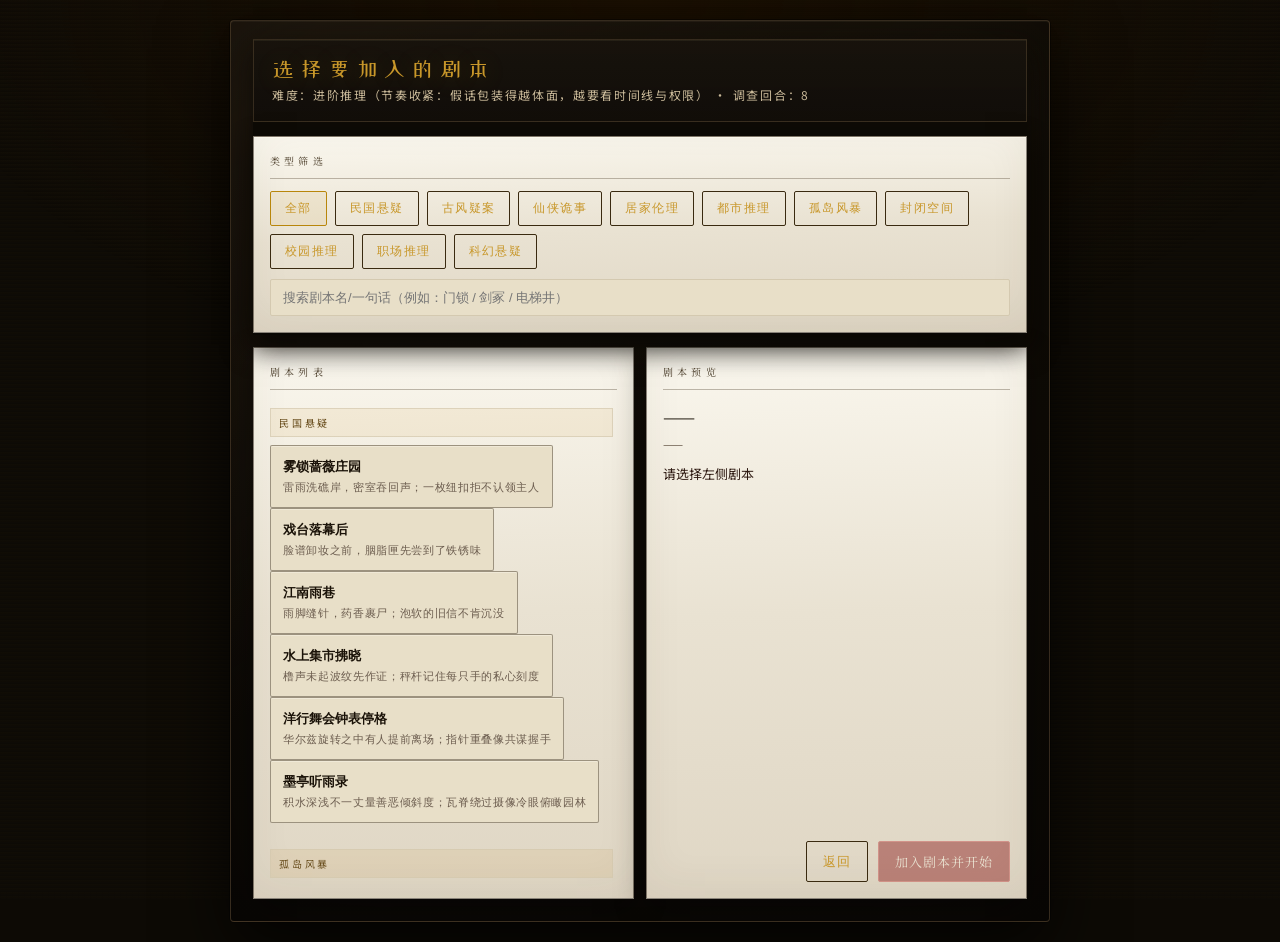
<file: select.html>
<!DOCTYPE html>
<html lang="zh">
<head>
  <meta charset="UTF-8" />
  <meta name="viewport" content="width=device-width, initial-scale=1.0" />
  <title>午夜档案 · 选择剧本</title>
  <link href="https://fonts.googleapis.com/css2?family=Noto+Serif+SC:wght@400;600;700&family=ZCOOL+XiaoWei&family=Noto+Sans+SC:wght@300;400;500&display=swap" rel="stylesheet">
  <link rel="stylesheet" href="./assets/app.css" />
</head>
<body>
  <div id="app">
    <div class="select-wrap">
      <div class="select-sticky">
        <div class="select-header">
          <div class="select-title">选择要加入的剧本</div>
          <div class="select-sub" id="select-sub">——</div>
        </div>

        <div class="filter-bar panel">
          <div class="panel-title">类型筛选</div>
          <div class="filter-row" id="genre-filter-row"></div>
          <div class="filter-row" style="margin-top:10px;">
            <input class="filter-search" id="filter-search" placeholder="搜索剧本名/一句话（例如：门锁 / 剑冢 / 电梯井）" />
          </div>
        </div>
      </div>

      <div class="select-grid">
        <div class="select-panel panel select-panel--list">
          <div class="panel-title">剧本列表</div>
          <div class="script-list" id="script-list"></div>
        </div>

        <div class="select-panel panel select-panel--preview">
          <div class="panel-title">剧本预览</div>
          <div class="script-preview">
            <div class="script-preview-title" id="pv-title">——</div>
            <div class="script-preview-meta" id="pv-meta">——</div>
            <div class="script-preview-desc" id="pv-desc">请选择左侧剧本</div>
          </div>
          <div class="select-actions">
            <button class="btn-secondary" id="btn-back">返回</button>
            <button class="btn-primary" id="btn-play" disabled>加入剧本并开始</button>
          </div>
        </div>
      </div>
    </div>
  </div>

  <script type="module">
    import { DIFF_SETTINGS } from './assets/app.js';
    import { SCRIPT_CATALOG, orderedCatalogGenres } from './assets/cases.js';

    const url = new URL(window.location.href);
    const diff = url.searchParams.get('diff') || localStorage.getItem('midnight_diff') || 'normal';
    const diffHint = DIFF_SETTINGS[diff]?.hint || DIFF_SETTINGS.normal.hint;
    const diffLabel = DIFF_SETTINGS[diff]?.label || diff;
    const turns = DIFF_SETTINGS[diff]?.turns || DIFF_SETTINGS.normal.turns;
    document.getElementById('select-sub').textContent = `难度：${diffLabel}（${diffHint}） · 调查回合：${turns}`;

    let selectedId = null;
    let activeGenre = '__all';
    let searchText = '';

    function renderList() {
      const list = document.getElementById('script-list');
      list.innerHTML = '';

      const filtered = SCRIPT_CATALOG.filter(s => {
        const genreOk = activeGenre === '__all' ? true : (s.genre === activeGenre);
        if (!genreOk) return false;
        if (!searchText) return true;
        const t = (s.title + ' ' + s.tagline + ' ' + s.description).toLowerCase();
        return t.includes(searchText.toLowerCase());
      });

      const groups = new Map();
      filtered.forEach(s => {
        const key = s.genre || '其它';
        if (!groups.has(key)) groups.set(key, []);
        groups.get(key).push(s);
      });

      [...groups.entries()].forEach(([genre, scripts]) => {
        const g = document.createElement('div');
        g.className = 'script-group';
        g.innerHTML = `<div class="script-group-title">${genre}</div>`;

        scripts.forEach(s => {
          const row = document.createElement('button');
          row.className = 'script-row' + (s.id === selectedId ? ' selected' : '');
          row.type = 'button';
          row.innerHTML = `
            <div class="script-row-title">${s.title}</div>
            <div class="script-row-sub">${s.tagline}</div>
          `;
          row.addEventListener('click', () => {
            selectedId = s.id;
            renderList();
            renderPreview();
            document.getElementById('btn-play').disabled = false;
          });
          g.appendChild(row);
        });

        list.appendChild(g);
      });
    }

    function renderPreview() {
      const s = SCRIPT_CATALOG.find(x => x.id === selectedId);
      if (!s) return;
      document.getElementById('pv-title').textContent = s.title;
      document.getElementById('pv-meta').textContent = `${s.genre} · ${s.era} · 嫌疑人数：${s.suspectCount}`;
      document.getElementById('pv-desc').textContent = s.description;
    }

    document.getElementById('btn-back').addEventListener('click', () => {
      window.location.href = new URL('./index.html', window.location.href).toString();
    });

    document.getElementById('btn-play').addEventListener('click', () => {
      if (!selectedId) return;
      const seed = Math.floor(Math.random() * 1e9);
      const to = new URL('./game.html', window.location.href);
      to.searchParams.set('script', selectedId);
      to.searchParams.set('diff', diff);
      to.searchParams.set('seed', String(seed));
      window.location.href = to.toString();
    });

    const genreRow = document.getElementById('genre-filter-row');
    function wireGenreFilters() {
      genreRow.innerHTML = '';
      const allBtn = document.createElement('button');
      allBtn.type = 'button';
      allBtn.className = 'filter-btn active';
      allBtn.dataset.genre = '__all';
      allBtn.textContent = '全部';
      genreRow.appendChild(allBtn);
      orderedCatalogGenres().forEach(g => {
        const b = document.createElement('button');
        b.type = 'button';
        b.className = 'filter-btn';
        b.dataset.genre = g;
        b.textContent = g;
        genreRow.appendChild(b);
      });
      genreRow.querySelectorAll('.filter-btn').forEach(b => {
        b.addEventListener('click', () => {
          genreRow.querySelectorAll('.filter-btn').forEach(x => x.classList.remove('active'));
          b.classList.add('active');
          activeGenre = b.dataset.genre;
          renderList();
        });
      });
    }
    wireGenreFilters();

    const searchEl = document.getElementById('filter-search');
    searchEl.addEventListener('input', () => {
      searchText = searchEl.value.trim();
      renderList();
    });

    renderList();
  </script>
</body>
</html>
</file>
<file: assets/app.css>
/* Shared app styles (split from single-file HTML) */
:root {
  --ink: #1a1208;
  --paper: #f5efe0;
  --aged: #e8dfc8;
  --fold: #d4c9b0;
  --blood: #8b1a1a;
  --gold: #b8860b;
  --gold-light: #d4a017;
  --shadow: rgba(26,18,8,0.15);
  --text: #2c1810;
  --muted: #6b5c4e;
  --accent: #5c1a1a;
}
* { box-sizing: border-box; margin: 0; padding: 0; }
body {
  font-family: 'Noto Sans SC', sans-serif;
  background: #0d0a05;
  min-height: 100vh;
  display: flex;
  align-items: center;
  justify-content: center;
  padding: 20px;
}
body::before {
  content: '';
  position: fixed;
  inset: 0;
  background:
    radial-gradient(ellipse 80% 60% at 50% 0%, #1a0f02 0%, transparent 70%),
    repeating-linear-gradient(0deg, transparent, transparent 2px, rgba(255,200,50,0.01) 2px, rgba(255,200,50,0.01) 4px);
  pointer-events: none;
  z-index: 0;
  animation: bg-vignette-drift 14s ease-in-out infinite alternate;
}

/* 微弱「断讯 / 雪花」电视感：多层错位扫描 + 位移抖动（opacity 压低避免喧宾夺主） */
body::after {
  content: '';
  position: fixed;
  inset: 0;
  pointer-events: none;
  z-index: 0;
  opacity: 0.055;
  mix-blend-mode: overlay;
  background-image:
    repeating-linear-gradient(
      0deg,
      transparent 0px,
      transparent 1px,
      rgba(200, 205, 220, 0.22) 1px,
      rgba(200, 205, 220, 0.22) 2px
    ),
    repeating-linear-gradient(
      90deg,
      rgba(40, 45, 55, 0.06) 0px,
      transparent 1px,
      transparent 4px,
      rgba(60, 65, 80, 0.05) 5px,
      transparent 6px
    ),
    linear-gradient(
      180deg,
      transparent 0%,
      rgba(180, 190, 210, 0.08) 48%,
      rgba(180, 190, 210, 0.08) 52%,
      transparent 100%
    );
  background-size:
    100% 100%,
    120px 100%,
    100% 180%;
  background-position: 0 0, 0 0, 0 -40%;
  animation:
    tv-noise-jitter 0.14s steps(5) infinite,
    tv-scan-roll 9s linear infinite,
    tv-band-flicker 4.2s ease-in-out infinite;
}

@keyframes bg-vignette-drift {
  0% {
    filter: hue-rotate(0deg);
    opacity: 1;
  }
  50% {
    filter: hue-rotate(6deg);
    opacity: 0.92;
  }
  100% {
    filter: hue-rotate(-4deg);
    opacity: 1;
  }
}

@keyframes tv-noise-jitter {
  0% {
    transform: translate(0, 0);
  }
  20% {
    transform: translate(-0.35%, 0.15%);
  }
  40% {
    transform: translate(0.28%, -0.22%);
  }
  60% {
    transform: translate(-0.18%, -0.12%);
  }
  80% {
    transform: translate(0.22%, 0.18%);
  }
  100% {
    transform: translate(0, 0);
  }
}

@keyframes tv-scan-roll {
  0% {
    background-position: 0 0, 0 0, 0 -35%;
  }
  100% {
    background-position: 0 0, -240px 0, 0 135%;
  }
}

@keyframes tv-band-flicker {
  0%,
  100% {
    opacity: 0.045;
  }
  12% {
    opacity: 0.072;
  }
  13% {
    opacity: 0.038;
  }
  41% {
    opacity: 0.068;
  }
  62% {
    opacity: 0.042;
  }
  78% {
    opacity: 0.078;
  }
}
#app {
  position: relative;
  z-index: 1;
  width: 100%;
  max-width: 820px;
}

/* 选本页：档案夹一般的裹边与负重光影 */
#app:has(.select-wrap) {
  padding: 18px 22px 22px;
  background:
    linear-gradient(145deg, rgba(52, 40, 26, 0.55) 0%, transparent 48%),
    linear-gradient(180deg, #151008 0%, #0c0906 100%);
  border: 1px solid rgba(92, 74, 52, 0.55);
  border-radius: 4px;
  box-shadow:
    inset 0 0 120px rgba(0, 0, 0, 0.42),
    inset 0 1px 0 rgba(230, 210, 170, 0.07),
    0 28px 70px rgba(0, 0, 0, 0.72),
    0 0 0 1px rgba(0, 0, 0, 0.4);
}

#app:has(.select-wrap) .panel {
  background: linear-gradient(178deg, #faf7ee 0%, #e9e2d2 48%, #dfd6c4 100%);
  border-color: rgba(46, 38, 28, 0.55);
  box-shadow:
    inset 0 1px 0 rgba(255, 252, 240, 0.65),
    inset 0 -12px 40px rgba(60, 48, 30, 0.06),
    0 10px 28px rgba(0, 0, 0, 0.38);
}

#app:has(.select-wrap) .panel-title {
  font-family: 'Noto Serif SC', serif;
  font-size: 10px;
  letter-spacing: 0.42em;
  color: #4a3c28;
  border-bottom-color: rgba(74, 60, 42, 0.35);
  padding-bottom: 10px;
}

#app:has(.select-wrap) .select-title {
  font-family: 'ZCOOL XiaoWei', serif;
  font-size: 22px;
  letter-spacing: 0.22em;
  text-shadow: 0 2px 24px rgba(200, 151, 42, 0.22);
}

#app:has(.select-wrap) .select-header {
  padding: 18px 18px;
  border: 1px solid rgba(120, 98, 68, 0.35);
  background: linear-gradient(180deg, rgba(32, 26, 18, 0.55) 0%, rgba(18, 14, 10, 0.72) 100%);
  box-shadow: inset 0 1px 0 rgba(255, 230, 190, 0.06);
}

#app:has(.select-wrap) .select-sub {
  font-size: 12px;
  color: #c8b898;
  letter-spacing: 0.14em;
}

#app:has(.select-wrap) .script-preview-title {
  font-size: 19px;
  letter-spacing: 0.06em;
}

#app:has(.select-wrap) .script-row {
  border-color: rgba(62, 52, 38, 0.45);
  box-shadow: inset 0 1px 0 rgba(255, 252, 244, 0.35);
}

#app:has(.select-wrap) .script-row.selected {
  box-shadow:
    inset 0 0 0 1px rgba(139, 26, 26, 0.25),
    0 4px 14px rgba(80, 20, 20, 0.18);
}

/* 游戏页（含结案）：外层档案匣负重感 */
#app:has(#screen-game) {
  padding: 14px 18px 18px;
  background:
    linear-gradient(155deg, rgba(42, 34, 24, 0.48) 0%, transparent 42%),
    linear-gradient(180deg, #141008 0%, #0a0805 100%);
  border: 1px solid rgba(82, 66, 46, 0.52);
  border-radius: 4px;
  box-shadow:
    inset 0 0 110px rgba(0, 0, 0, 0.4),
    inset 0 1px 0 rgba(225, 205, 165, 0.06),
    0 26px 64px rgba(0, 0, 0, 0.7),
    0 0 0 1px rgba(0, 0, 0, 0.38);
}

/* Title screen */
#screen-title {
  text-align: center;
  padding: 60px 20px;
  animation: fadeIn 1.2s ease;
}
.title-emblem {
  font-size: 64px;
  display: block;
  margin-bottom: 20px;
  filter: sepia(1) hue-rotate(350deg);
  animation: candle-flicker 2.75s ease-in-out infinite;
  text-shadow:
    0 0 14px rgba(255, 200, 140, 0.45),
    0 0 28px rgba(255, 160, 80, 0.18);
}

@keyframes candle-flicker {
  0%,
  100% {
    opacity: 1;
    filter: sepia(1) hue-rotate(350deg) brightness(1);
    transform: scale(1);
    text-shadow:
      0 0 14px rgba(255, 200, 140, 0.45),
      0 0 28px rgba(255, 160, 80, 0.18);
  }
  7% {
    opacity: 0.89;
    filter: sepia(1) hue-rotate(348deg) brightness(1.14);
    transform: scale(1.02);
    text-shadow:
      0 0 18px rgba(255, 220, 160, 0.55),
      0 0 34px rgba(255, 140, 60, 0.28);
  }
  11% {
    opacity: 1;
    filter: sepia(1) hue-rotate(352deg) brightness(0.94);
    transform: scale(0.99);
  }
  19% {
    opacity: 0.93;
    filter: sepia(1) hue-rotate(350deg) brightness(1.08);
    transform: scale(1);
  }
  31% {
    opacity: 1;
    filter: sepia(1) hue-rotate(351deg) brightness(1);
  }
  38% {
    opacity: 0.85;
    filter: sepia(1) hue-rotate(355deg) brightness(1.18);
    transform: scale(1.015);
    text-shadow:
      0 0 22px rgba(255, 210, 150, 0.6),
      0 0 40px rgba(255, 120, 50, 0.22);
  }
  41% {
    opacity: 1;
    filter: sepia(1) hue-rotate(348deg) brightness(0.9);
    transform: scale(1);
  }
  54% {
    opacity: 0.96;
    filter: sepia(1) hue-rotate(350deg) brightness(1.05);
  }
  63% {
    opacity: 0.88;
    filter: sepia(1) hue-rotate(353deg) brightness(1.12);
    transform: scale(1.01);
  }
  67% {
    opacity: 1;
    filter: sepia(1) hue-rotate(349deg) brightness(0.97);
    transform: scale(1);
  }
  76% {
    opacity: 0.94;
    filter: sepia(1) hue-rotate(351deg) brightness(1.06);
  }
  84% {
    opacity: 0.91;
    filter: sepia(1) hue-rotate(356deg) brightness(1.1);
    text-shadow:
      0 0 16px rgba(255, 195, 130, 0.5),
      0 0 30px rgba(255, 150, 70, 0.2);
  }
  91% {
    opacity: 1;
    filter: sepia(1) hue-rotate(350deg) brightness(1);
  }
}

@media (prefers-reduced-motion: reduce) {
  body::before,
  body::after {
    animation: none !important;
  }
  .title-emblem {
    animation: none !important;
  }
}

.title-main {
  font-family: 'ZCOOL XiaoWei', serif;
  font-size: clamp(40px, 8vw, 68px);
  color: #c8972a;
  letter-spacing: 0.15em;
  text-shadow: 0 0 40px rgba(200,151,42,0.3), 0 2px 0 #5a3a00;
  margin-bottom: 8px;
}
.title-sub { font-size: 13px; letter-spacing: 0.4em; color: #6b5020; text-transform: uppercase; margin-bottom: 28px; }
.title-desc { max-width: 520px; margin: 0 auto 32px; color: #7a6040; font-size: 14px; line-height: 1.9; }
.title-disclaimer {
  margin-top: 22px;
  font-size: 11px;
  color: #6b5840;
  letter-spacing: 0.1em;
  opacity: 0.92;
  max-width: 520px;
  margin-left: auto;
  margin-right: auto;
  padding-top: 14px;
  border-top: 1px solid rgba(90, 72, 48, 0.35);
}
.title-disclaimer p {
  margin: 0 0 10px;
  line-height: 1.85;
}
.title-disclaimer p:last-child {
  margin-bottom: 0;
}
.title-disclaimer-age {
  color: #8b6914;
  font-weight: 500;
}
.diff-blurb {
  max-width: 540px;
  margin: -8px auto 24px;
  padding: 12px 16px;
  font-size: 12px;
  line-height: 1.85;
  color: #a08860;
  letter-spacing: 0.06em;
  border: 1px solid rgba(90, 72, 48, 0.28);
  background: rgba(20, 14, 8, 0.35);
  box-shadow: inset 0 1px 0 rgba(255, 245, 210, 0.06);
  min-height: 3em;
}
.difficulty-row {
  display: flex;
  gap: 14px;
  justify-content: center;
  margin-bottom: 14px;
  flex-wrap: wrap;
}
.diff-btn {
  display: flex;
  flex-direction: column;
  align-items: center;
  gap: 5px;
  padding: 11px 18px 13px;
  min-width: 124px;
  background: rgba(12, 9, 5, 0.35);
  border: 1px solid rgba(74, 58, 38, 0.65);
  color: #b89868;
  cursor: pointer;
  border-radius: 3px;
  transition: border-color 0.2s, background 0.2s, box-shadow 0.2s;
  box-shadow: inset 0 1px 0 rgba(255, 235, 200, 0.05);
}
.diff-btn-main {
  font-family: 'Noto Serif SC', serif;
  font-size: 14px;
  font-weight: 600;
  letter-spacing: 0.14em;
}
.diff-btn-sub {
  font-size: 10px;
  letter-spacing: 0.05em;
  opacity: 0.78;
  color: #8a7348;
  font-weight: 400;
  line-height: 1.35;
  text-align: center;
}
.diff-btn.active,
.diff-btn:hover {
  border-color: rgba(184, 134, 11, 0.85);
  color: #e8c878;
  background: rgba(60, 42, 18, 0.45);
  box-shadow:
    inset 0 1px 0 rgba(255, 220, 160, 0.08),
    0 6px 22px rgba(0, 0, 0, 0.35);
}
.diff-btn.active .diff-btn-sub,
.diff-btn:hover .diff-btn-sub {
  color: #d4b878;
  opacity: 0.95;
}
.btn-start {
  display: inline-block;
  padding: 16px 48px;
  background: linear-gradient(135deg, #8b1a1a, #5c0e0e);
  color: #f5efe0;
  font-family: 'Noto Serif SC', serif;
  font-size: 17px;
  letter-spacing: 0.2em;
  border: 1px solid #c04040;
  border-radius: 2px;
  cursor: pointer;
  transition: all 0.3s;
  position: relative;
  text-shadow: 0 1px 2px rgba(0,0,0,0.5);
  box-shadow: 0 4px 20px rgba(139,26,26,0.4), inset 0 1px 0 rgba(255,255,255,0.1);
}
.btn-start:hover {
  transform: translateY(-2px);
  box-shadow: 0 8px 30px rgba(139,26,26,0.6), inset 0 1px 0 rgba(255,255,255,0.15);
}
.btn-start:active { transform: translateY(0); }

/* Panels */
.panel {
  background: var(--paper);
  border: 1px solid var(--fold);
  padding: 16px;
  box-shadow: 0 2px 8px rgba(0,0,0,0.3);
}
.panel-title {
  font-size: 9px;
  letter-spacing: 0.35em;
  color: var(--muted);
  margin-bottom: 12px;
  padding-bottom: 8px;
  border-bottom: 0.5px solid var(--fold);
  text-transform: uppercase;
}

/* Script selection */
.select-wrap {
  width: 100%;
  max-height: calc(100vh - 40px);
  display: flex;
  flex-direction: column;
  min-height: 0;
}
.select-sticky {
  position: sticky;
  top: 0;
  z-index: 40;
  margin-bottom: 12px;
  padding-bottom: 2px;
  background: #0d0a05;
  box-shadow: 0 10px 28px rgba(13, 10, 5, 0.92);
  flex-shrink: 0;
}
.select-header {
  margin-bottom: 14px;
  padding: 14px 16px;
  background: rgba(245,239,224,0.06);
  border: 1px solid rgba(212,201,176,0.18);
}
.select-title {
  font-family: 'Noto Serif SC', serif;
  font-size: 18px;
  color: #c8972a;
  letter-spacing: 0.18em;
  margin-bottom: 6px;
}
.select-sub { font-size: 12px; color: #7a6040; letter-spacing: 0.12em; }
.select-grid {
  display: grid;
  grid-template-columns: 1fr 1fr;
  gap: 12px;
  flex: 1;
  min-height: 0;
  align-items: stretch;
}
.select-panel--list {
  display: flex;
  flex-direction: column;
  min-height: 0;
  overflow: hidden;
}
.select-panel--list .panel-title {
  flex-shrink: 0;
}
.select-panel--list .script-list {
  flex: 1;
  min-height: 0;
  overflow-y: auto;
  overflow-x: hidden;
  padding-right: 4px;
}
.select-panel--list .script-list::-webkit-scrollbar {
  width: 4px;
}
.select-panel--list .script-list::-webkit-scrollbar-track {
  background: var(--aged);
}
.select-panel--list .script-list::-webkit-scrollbar-thumb {
  background: var(--fold);
}
.select-panel--preview {
  display: flex;
  flex-direction: column;
  min-height: 0;
  overflow: hidden;
}
.select-panel--preview .panel-title {
  flex-shrink: 0;
}
.select-panel--preview .script-preview {
  flex: 1;
  min-height: 0;
  overflow-y: auto;
  padding-right: 2px;
}
.select-sticky .filter-bar { margin-bottom: 0; }
.filter-bar { margin-bottom: 12px; }
.filter-row { display: flex; gap: 8px; flex-wrap: wrap; }
.filter-btn {
  padding: 8px 14px;
  background: transparent;
  border: 1px solid #3a2a10;
  color: #c8972a;
  font-size: 12px;
  letter-spacing: 0.12em;
  cursor: pointer;
  border-radius: 2px;
  transition: all 0.2s;
}
.filter-btn.active, .filter-btn:hover {
  border-color: var(--gold);
  background: rgba(184,134,11,0.08);
}
.filter-search {
  width: 100%;
  padding: 10px 12px;
  background: var(--aged);
  border: 1px solid var(--fold);
  border-radius: 2px;
  color: var(--ink);
  font-size: 13px;
  outline: none;
}
.filter-search:focus { border-color: var(--gold); }
.script-group {
  margin-bottom: 12px;
}
.script-group-title {
  font-size: 10px;
  letter-spacing: 0.28em;
  color: #6b5020;
  text-transform: uppercase;
  margin: 6px 0 8px;
  padding: 6px 8px;
  background: rgba(184,134,11,0.08);
  border: 1px solid rgba(212,201,176,0.7);
}
.script-list { display: flex; flex-direction: column; gap: 8px; }
.script-row {
  text-align: left;
  padding: 12px 12px;
  border: 1px solid var(--fold);
  background: var(--aged);
  cursor: pointer;
  border-radius: 2px;
  transition: all 0.2s;
}
.script-row:hover { border-color: var(--gold); background: #ece4cc; }
.script-row.selected { border-color: var(--blood); background: #f0e0dc; }
.script-row-title { font-size: 13px; font-weight: 600; color: var(--ink); margin-bottom: 4px; }
.script-row-sub { font-size: 11px; color: var(--muted); letter-spacing: 0.06em; }
.script-preview-title {
  font-family: 'Noto Serif SC', serif;
  font-size: 18px;
  color: var(--ink);
  margin-bottom: 6px;
}
.script-preview-meta { font-size: 12px; color: var(--muted); margin-bottom: 10px; }
.script-preview-desc { font-size: 13px; color: var(--text); line-height: 1.9; min-height: 140px; }
.select-actions { display: flex; gap: 10px; justify-content: flex-end; margin-top: 12px; }
.btn-secondary, .btn-primary {
  padding: 10px 16px;
  border-radius: 2px;
  cursor: pointer;
  font-size: 13px;
  letter-spacing: 0.08em;
}
.btn-secondary { background: transparent; border: 1px solid #3a2a10; color: #c8972a; }
.btn-secondary:hover { border-color: var(--gold); background: rgba(184,134,11,0.06); }
.btn-primary { background: var(--blood); border: 1px solid #c04040; color: #f5efe0; font-family: 'Noto Serif SC', serif; }
.btn-primary:hover { background: #a02020; }
.btn-primary:disabled { opacity: 0.45; cursor: not-allowed; }

@media (max-width: 720px) {
  .select-grid {
    grid-template-columns: 1fr;
    grid-template-rows: minmax(220px, min(52vh, 480px)) auto;
  }
  .select-panel--preview {
    min-height: 0;
  }
}

@keyframes fadeIn { from { opacity: 0; transform: translateY(10px); } to { opacity: 1; transform: translateY(0); } }
</file>
